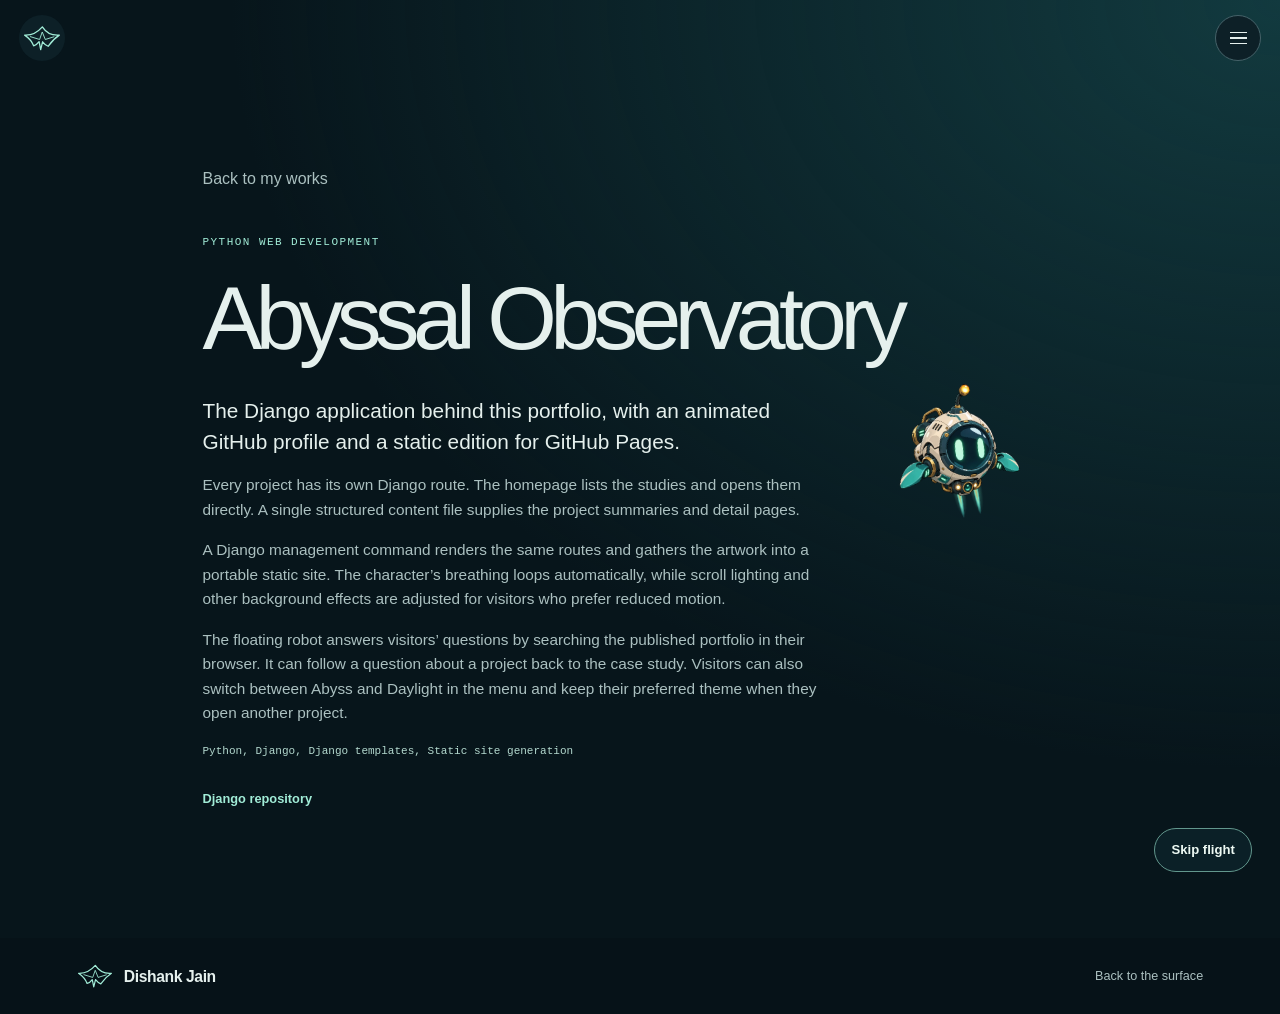
<file: docs/projects/abyssal-portfolio/index.html>
<!doctype html>
<html lang="en">
<head>
  <meta charset="utf-8">
  <meta name="viewport" content="width=device-width, initial-scale=1">
  <meta name="theme-color" content="#07151b">
  <title>Abyssal Observatory — Dishank Jain</title>
  <meta name="description" content="The Django application behind this portfolio, with an animated GitHub profile and a static edition for GitHub Pages.">
  <link rel="icon" type="image/svg+xml" href="../../static/portfolio/assets/manta-mark.svg">
  <script src="../../static/portfolio/navigation.js"></script>
  <link rel="stylesheet" href="../../static/portfolio/site.css?v=section-5">
  
</head>
<body>
  <a class="skip" href="#main">Skip to content</a>
  <header class="site-header scrolled">
    <div class="header-inner">
      <span class="observatory-mark" aria-hidden="true"><svg viewBox="0 0 46 34" fill="none" aria-hidden="true"><path d="M2 13.5C11 14 18.2 9.5 23.4 3.5C28 10.6 35.8 14.2 44 13.5C37.8 17.5 33.8 22.2 30.4 27C27.7 25.9 25.6 24.1 23.7 21.6L21.4 31L19.5 21.5C17.7 24 15.4 25.7 12.9 26.5C11.3 22.2 6.1 16.3 2 13.5Z" stroke="currentColor" stroke-width="1.55" stroke-linejoin="round"/><path d="m8.4 15.2 11.7 3.6 3.2-9.1 3.7 9.1 10.9-3.4" stroke="currentColor" stroke-width="1.1" stroke-linejoin="round"/></svg>
</span>
      <div class="site-menu">
        <button class="menu-toggle" type="button" popovertarget="site-menu-panel"
                aria-label="Menu" aria-controls="site-menu-panel" aria-expanded="false">
          <span class="menu-glyph" aria-hidden="true"><i></i><i></i><i></i></span>
        </button>
        <div class="menu-sheet" id="site-menu-panel" popover="auto">
          <nav class="main-nav" aria-label="Main navigation">
            <a href="../../#top">Home</a>
            <a href="../../#work">My works</a>
            <a href="../../#about">About</a>
            <a href="../../#experience">Experience</a>
            <a href="../../#skills">Skills</a>
            <a href="../../#contact">Contact</a>
            <a href="https://github.com/Dishank25">GitHub</a>
          </nav>
          <fieldset class="theme-picker" hidden>
            <legend>Theme</legend>
            <label><input type="radio" name="appearance" value="abyss" checked> Abyss</label>
            <label><input type="radio" name="appearance" value="daylight"> Daylight</label>
          </fieldset>
        </div>
      </div>
    </div>
  </header>
  
<main id="main" class="study-page">
  <section class="shell" id="top" aria-labelledby="study-title">
    <a class="study-back" href="../../#work">Back to my works</a>
    <span class="chapter">Python web development</span>
    <h1 id="study-title">Abyssal Observatory</h1>
    
<div class="project-detail">
  <p class="case-lead">The Django application behind this portfolio, with an animated GitHub profile and a static edition for GitHub Pages.</p>
  
  <p>Every project has its own Django route. The homepage lists the studies and opens them directly. A single structured content file supplies the project summaries and detail pages.</p><p>A Django management command renders the same routes and gathers the artwork into a portable static site. The character’s breathing loops automatically, while scroll lighting and other background effects are adjusted for visitors who prefer reduced motion.</p><p>The floating robot answers visitors’ questions by searching the published portfolio in their browser. It can follow a question about a project back to the case study. Visitors can also switch between Abyss and Daylight in the menu and keep their preferred theme when they open another project.</p>
  
  <p class="case-tags">Python, Django, Django templates, Static site generation</p>
  <div class="case-links">
    <a href="https://github.com/Dishank25/abyssal-portfolio">Django repository</a>
    
  </div>
</div>

  </section>
</main>

  <footer>
    <div class="shell">
      <a class="brand" href="../../#top">
        <svg viewBox="0 0 46 34" fill="none" aria-hidden="true"><path d="M2 13.5C11 14 18.2 9.5 23.4 3.5C28 10.6 35.8 14.2 44 13.5C37.8 17.5 33.8 22.2 30.4 27C27.7 25.9 25.6 24.1 23.7 21.6L21.4 31L19.5 21.5C17.7 24 15.4 25.7 12.9 26.5C11.3 22.2 6.1 16.3 2 13.5Z" stroke="currentColor" stroke-width="1.55" stroke-linejoin="round"/><path d="m8.4 15.2 11.7 3.6 3.2-9.1 3.7 9.1 10.9-3.4" stroke="currentColor" stroke-width="1.1" stroke-linejoin="round"/></svg>
<span>Dishank Jain</span>
      </a>
      <a class="return" href="#top">Back to the surface</a>
    </div>
  </footer>
  
<link rel="stylesheet" href="../../static/portfolio/assistant.css?v=abby-4">
<div class="guide-dock" data-guide data-state="docked" data-home="../../" data-project="abyssal-portfolio" hidden>
  <button type="button" class="guide-launch" aria-haspopup="dialog" aria-controls="guide-panel" aria-expanded="false" aria-label="Chat with Abby, Dishank’s robo assistant">
    <img class="guide-bot" src="../../static/portfolio/assets/observatory-guide.webp" alt="" width="58" height="58">
    <span class="guide-launch-text" aria-hidden="true">Ask Abby</span>
  </button>
  <section class="guide-panel" id="guide-panel" role="dialog" aria-labelledby="guide-title" hidden>
    <header class="guide-head">
      <img class="guide-emblem" src="../../static/portfolio/assets/observatory-guide.webp" alt="" width="48" height="48">
      <div><h2 id="guide-title">Abby</h2><p>Dishank’s robo assistant</p></div>
      <button class="guide-close" type="button" aria-label="Close chat with Abby"><svg viewBox="0 0 20 20" fill="none" aria-hidden="true"><path d="m5 5 10 10M15 5 5 15" stroke="currentColor" stroke-width="1.6" stroke-linecap="round"/></svg></button>
    </header>
    <div class="guide-scroll" tabindex="0" role="region" aria-label="Conversation">
      <p class="guide-welcome">I can walk you through Abyssal Observatory or help you explore Dishank’s other work.</p>
      <div class="guide-log" role="log" aria-label="Messages" aria-live="polite" aria-relevant="additions"></div>
      <div class="guide-suggestions" role="group" aria-label="Suggested questions">
        <button type="button">How does this project work?</button><button type="button">What tools did it use?</button>
        
      </div>
    </div>
    <form class="guide-compose">
      <label class="guide-sr" for="guide-input">Your question about Dishank</label>
      <input id="guide-input" name="question" type="text" placeholder="Ask about Dishank…" maxlength="650" autocomplete="off" enterkeyhint="send" required>
      <button class="guide-send" type="submit" aria-label="Send question">Send</button>
    </form>
  </section>
</div>

<script defer src="../../static/portfolio/concierge-engine.js?v=abby-4"></script>
<script defer src="../../static/portfolio/chat-ui.js?v=abby-4"></script>

</body>
</html>
</file>
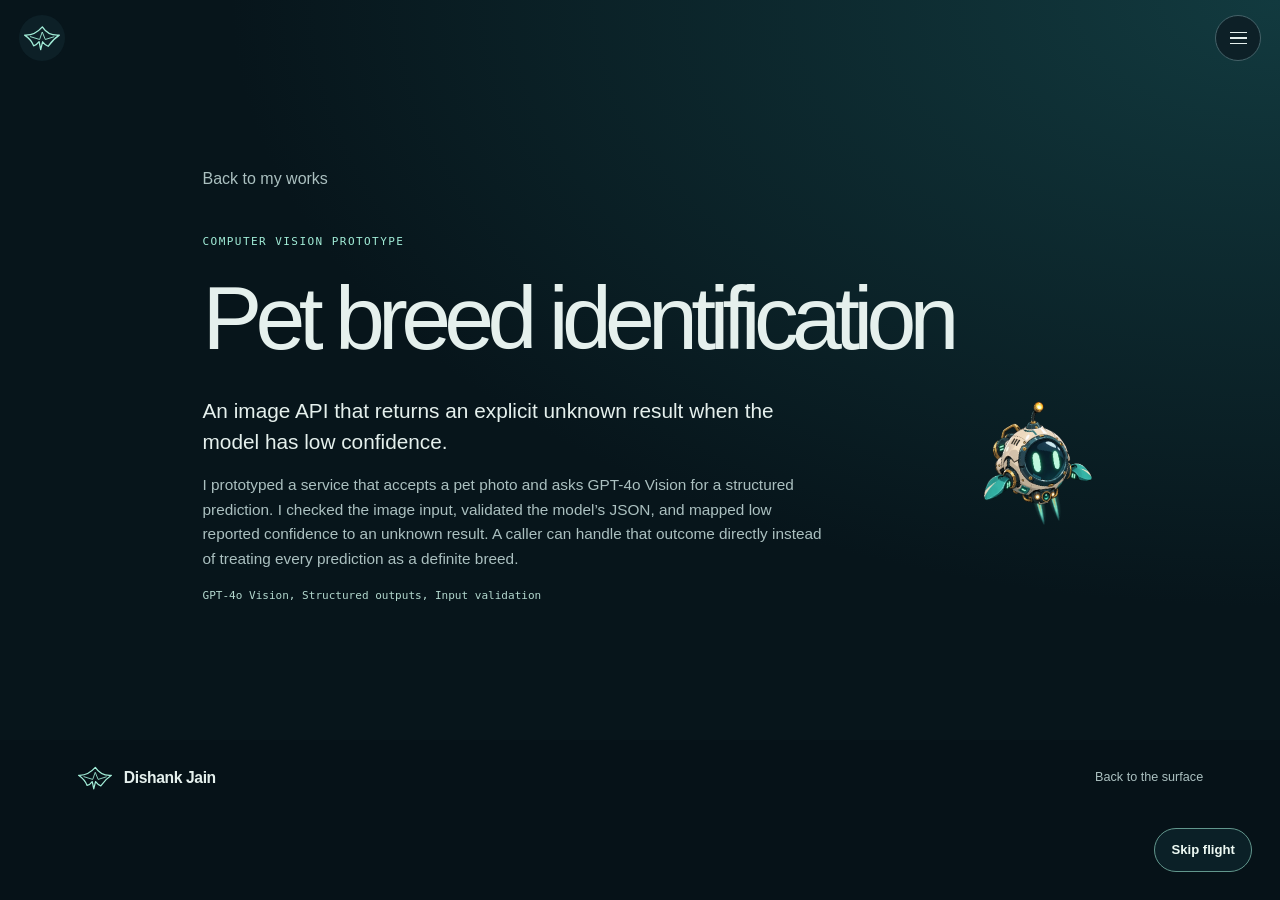
<file: docs/projects/breed-identification/index.html>
<!doctype html>
<html lang="en">
<head>
  <meta charset="utf-8">
  <meta name="viewport" content="width=device-width, initial-scale=1">
  <meta name="theme-color" content="#07151b">
  <title>Pet breed identification — Dishank Jain</title>
  <meta name="description" content="An image API that returns an explicit unknown result when the model has low confidence.">
  <link rel="icon" type="image/svg+xml" href="../../static/portfolio/assets/manta-mark.svg">
  <script src="../../static/portfolio/navigation.js"></script>
  <link rel="stylesheet" href="../../static/portfolio/site.css?v=section-5">
  
</head>
<body>
  <a class="skip" href="#main">Skip to content</a>
  <header class="site-header scrolled">
    <div class="header-inner">
      <span class="observatory-mark" aria-hidden="true"><svg viewBox="0 0 46 34" fill="none" aria-hidden="true"><path d="M2 13.5C11 14 18.2 9.5 23.4 3.5C28 10.6 35.8 14.2 44 13.5C37.8 17.5 33.8 22.2 30.4 27C27.7 25.9 25.6 24.1 23.7 21.6L21.4 31L19.5 21.5C17.7 24 15.4 25.7 12.9 26.5C11.3 22.2 6.1 16.3 2 13.5Z" stroke="currentColor" stroke-width="1.55" stroke-linejoin="round"/><path d="m8.4 15.2 11.7 3.6 3.2-9.1 3.7 9.1 10.9-3.4" stroke="currentColor" stroke-width="1.1" stroke-linejoin="round"/></svg>
</span>
      <div class="site-menu">
        <button class="menu-toggle" type="button" popovertarget="site-menu-panel"
                aria-label="Menu" aria-controls="site-menu-panel" aria-expanded="false">
          <span class="menu-glyph" aria-hidden="true"><i></i><i></i><i></i></span>
        </button>
        <div class="menu-sheet" id="site-menu-panel" popover="auto">
          <nav class="main-nav" aria-label="Main navigation">
            <a href="../../#top">Home</a>
            <a href="../../#work">My works</a>
            <a href="../../#about">About</a>
            <a href="../../#experience">Experience</a>
            <a href="../../#skills">Skills</a>
            <a href="../../#contact">Contact</a>
            <a href="https://github.com/Dishank25">GitHub</a>
          </nav>
          <fieldset class="theme-picker" hidden>
            <legend>Theme</legend>
            <label><input type="radio" name="appearance" value="abyss" checked> Abyss</label>
            <label><input type="radio" name="appearance" value="daylight"> Daylight</label>
          </fieldset>
        </div>
      </div>
    </div>
  </header>
  
<main id="main" class="study-page">
  <section class="shell" id="top" aria-labelledby="study-title">
    <a class="study-back" href="../../#work">Back to my works</a>
    <span class="chapter">Computer vision prototype</span>
    <h1 id="study-title">Pet breed identification</h1>
    
<div class="project-detail">
  <p class="case-lead">An image API that returns an explicit unknown result when the model has low confidence.</p>
  
  <p>I prototyped a service that accepts a pet photo and asks GPT-4o Vision for a structured prediction. I checked the image input, validated the model’s JSON, and mapped low reported confidence to an unknown result. A caller can handle that outcome directly instead of treating every prediction as a definite breed.</p>
  
  <p class="case-tags">GPT-4o Vision, Structured outputs, Input validation</p>
  
</div>

  </section>
</main>

  <footer>
    <div class="shell">
      <a class="brand" href="../../#top">
        <svg viewBox="0 0 46 34" fill="none" aria-hidden="true"><path d="M2 13.5C11 14 18.2 9.5 23.4 3.5C28 10.6 35.8 14.2 44 13.5C37.8 17.5 33.8 22.2 30.4 27C27.7 25.9 25.6 24.1 23.7 21.6L21.4 31L19.5 21.5C17.7 24 15.4 25.7 12.9 26.5C11.3 22.2 6.1 16.3 2 13.5Z" stroke="currentColor" stroke-width="1.55" stroke-linejoin="round"/><path d="m8.4 15.2 11.7 3.6 3.2-9.1 3.7 9.1 10.9-3.4" stroke="currentColor" stroke-width="1.1" stroke-linejoin="round"/></svg>
<span>Dishank Jain</span>
      </a>
      <a class="return" href="#top">Back to the surface</a>
    </div>
  </footer>
  
<link rel="stylesheet" href="../../static/portfolio/assistant.css?v=abby-4">
<div class="guide-dock" data-guide data-state="docked" data-home="../../" data-project="breed-identification" hidden>
  <button type="button" class="guide-launch" aria-haspopup="dialog" aria-controls="guide-panel" aria-expanded="false" aria-label="Chat with Abby, Dishank’s robo assistant">
    <img class="guide-bot" src="../../static/portfolio/assets/observatory-guide.webp" alt="" width="58" height="58">
    <span class="guide-launch-text" aria-hidden="true">Ask Abby</span>
  </button>
  <section class="guide-panel" id="guide-panel" role="dialog" aria-labelledby="guide-title" hidden>
    <header class="guide-head">
      <img class="guide-emblem" src="../../static/portfolio/assets/observatory-guide.webp" alt="" width="48" height="48">
      <div><h2 id="guide-title">Abby</h2><p>Dishank’s robo assistant</p></div>
      <button class="guide-close" type="button" aria-label="Close chat with Abby"><svg viewBox="0 0 20 20" fill="none" aria-hidden="true"><path d="m5 5 10 10M15 5 5 15" stroke="currentColor" stroke-width="1.6" stroke-linecap="round"/></svg></button>
    </header>
    <div class="guide-scroll" tabindex="0" role="region" aria-label="Conversation">
      <p class="guide-welcome">I can walk you through Pet breed identification or help you explore Dishank’s other work.</p>
      <div class="guide-log" role="log" aria-label="Messages" aria-live="polite" aria-relevant="additions"></div>
      <div class="guide-suggestions" role="group" aria-label="Suggested questions">
        <button type="button">How does this project work?</button><button type="button">What tools did it use?</button>
        
      </div>
    </div>
    <form class="guide-compose">
      <label class="guide-sr" for="guide-input">Your question about Dishank</label>
      <input id="guide-input" name="question" type="text" placeholder="Ask about Dishank…" maxlength="650" autocomplete="off" enterkeyhint="send" required>
      <button class="guide-send" type="submit" aria-label="Send question">Send</button>
    </form>
  </section>
</div>

<script defer src="../../static/portfolio/concierge-engine.js?v=abby-4"></script>
<script defer src="../../static/portfolio/chat-ui.js?v=abby-4"></script>

</body>
</html>
</file>
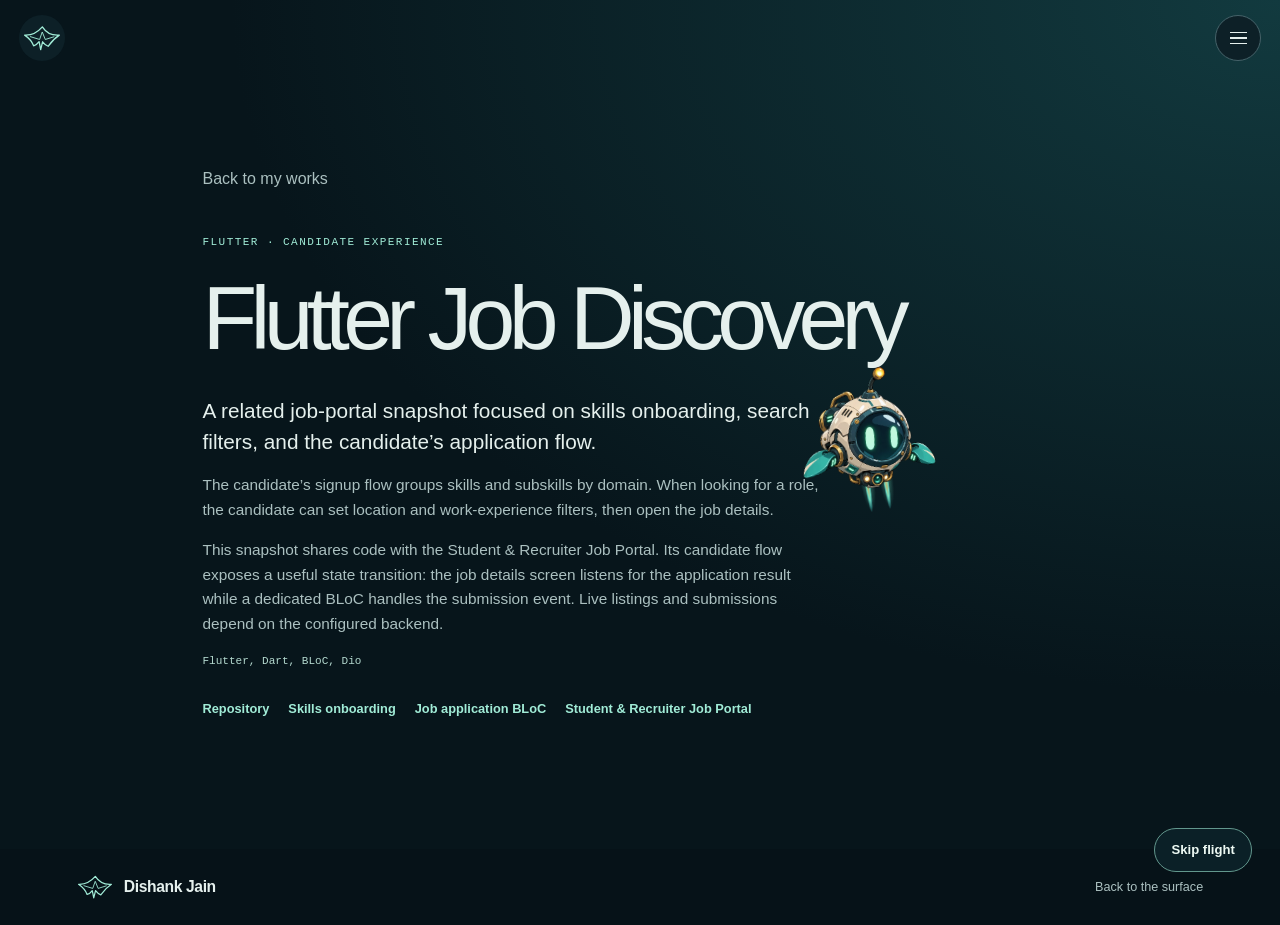
<file: docs/projects/job-discovery/index.html>
<!doctype html>
<html lang="en">
<head>
  <meta charset="utf-8">
  <meta name="viewport" content="width=device-width, initial-scale=1">
  <meta name="theme-color" content="#07151b">
  <title>Flutter Job Discovery — Dishank Jain</title>
  <meta name="description" content="A related job-portal snapshot focused on skills onboarding, search filters, and the candidate’s application flow.">
  <link rel="icon" type="image/svg+xml" href="../../static/portfolio/assets/manta-mark.svg">
  <script src="../../static/portfolio/navigation.js"></script>
  <link rel="stylesheet" href="../../static/portfolio/site.css?v=section-5">
  
</head>
<body>
  <a class="skip" href="#main">Skip to content</a>
  <header class="site-header scrolled">
    <div class="header-inner">
      <span class="observatory-mark" aria-hidden="true"><svg viewBox="0 0 46 34" fill="none" aria-hidden="true"><path d="M2 13.5C11 14 18.2 9.5 23.4 3.5C28 10.6 35.8 14.2 44 13.5C37.8 17.5 33.8 22.2 30.4 27C27.7 25.9 25.6 24.1 23.7 21.6L21.4 31L19.5 21.5C17.7 24 15.4 25.7 12.9 26.5C11.3 22.2 6.1 16.3 2 13.5Z" stroke="currentColor" stroke-width="1.55" stroke-linejoin="round"/><path d="m8.4 15.2 11.7 3.6 3.2-9.1 3.7 9.1 10.9-3.4" stroke="currentColor" stroke-width="1.1" stroke-linejoin="round"/></svg>
</span>
      <div class="site-menu">
        <button class="menu-toggle" type="button" popovertarget="site-menu-panel"
                aria-label="Menu" aria-controls="site-menu-panel" aria-expanded="false">
          <span class="menu-glyph" aria-hidden="true"><i></i><i></i><i></i></span>
        </button>
        <div class="menu-sheet" id="site-menu-panel" popover="auto">
          <nav class="main-nav" aria-label="Main navigation">
            <a href="../../#top">Home</a>
            <a href="../../#work">My works</a>
            <a href="../../#about">About</a>
            <a href="../../#experience">Experience</a>
            <a href="../../#skills">Skills</a>
            <a href="../../#contact">Contact</a>
            <a href="https://github.com/Dishank25">GitHub</a>
          </nav>
          <fieldset class="theme-picker" hidden>
            <legend>Theme</legend>
            <label><input type="radio" name="appearance" value="abyss" checked> Abyss</label>
            <label><input type="radio" name="appearance" value="daylight"> Daylight</label>
          </fieldset>
        </div>
      </div>
    </div>
  </header>
  
<main id="main" class="study-page">
  <section class="shell" id="top" aria-labelledby="study-title">
    <a class="study-back" href="../../#work">Back to my works</a>
    <span class="chapter">Flutter · Candidate experience</span>
    <h1 id="study-title">Flutter Job Discovery</h1>
    
<div class="project-detail">
  <p class="case-lead">A related job-portal snapshot focused on skills onboarding, search filters, and the candidate’s application flow.</p>
  
  <p>The candidate’s signup flow groups skills and subskills by domain. When looking for a role, the candidate can set location and work-experience filters, then open the job details.</p><p>This snapshot shares code with the Student &amp; Recruiter Job Portal. Its candidate flow exposes a useful state transition: the job details screen listens for the application result while a dedicated BLoC handles the submission event. Live listings and submissions depend on the configured backend.</p>
  
  <p class="case-tags">Flutter, Dart, BLoC, Dio</p>
  <div class="case-links">
    <a href="https://github.com/Dishank25/rishabh6363-jobflutter-448f346c9d38">Repository</a><a href="https://github.com/Dishank25/rishabh6363-jobflutter-448f346c9d38/blob/Jobportalmain/lib/views/detailed_signup_student/presentation/views/signup_your_skills_view.dart">Skills onboarding</a><a href="https://github.com/Dishank25/rishabh6363-jobflutter-448f346c9d38/blob/Jobportalmain/lib/views/job_related/presentation/bloc/job_apply_bloc/job_apply_bloc.dart">Job application BLoC</a>
    <a href="../job-portal/">Student &amp; Recruiter Job Portal</a>
  </div>
</div>

  </section>
</main>

  <footer>
    <div class="shell">
      <a class="brand" href="../../#top">
        <svg viewBox="0 0 46 34" fill="none" aria-hidden="true"><path d="M2 13.5C11 14 18.2 9.5 23.4 3.5C28 10.6 35.8 14.2 44 13.5C37.8 17.5 33.8 22.2 30.4 27C27.7 25.9 25.6 24.1 23.7 21.6L21.4 31L19.5 21.5C17.7 24 15.4 25.7 12.9 26.5C11.3 22.2 6.1 16.3 2 13.5Z" stroke="currentColor" stroke-width="1.55" stroke-linejoin="round"/><path d="m8.4 15.2 11.7 3.6 3.2-9.1 3.7 9.1 10.9-3.4" stroke="currentColor" stroke-width="1.1" stroke-linejoin="round"/></svg>
<span>Dishank Jain</span>
      </a>
      <a class="return" href="#top">Back to the surface</a>
    </div>
  </footer>
  
<link rel="stylesheet" href="../../static/portfolio/assistant.css?v=abby-4">
<div class="guide-dock" data-guide data-state="docked" data-home="../../" data-project="job-discovery" hidden>
  <button type="button" class="guide-launch" aria-haspopup="dialog" aria-controls="guide-panel" aria-expanded="false" aria-label="Chat with Abby, Dishank’s robo assistant">
    <img class="guide-bot" src="../../static/portfolio/assets/observatory-guide.webp" alt="" width="58" height="58">
    <span class="guide-launch-text" aria-hidden="true">Ask Abby</span>
  </button>
  <section class="guide-panel" id="guide-panel" role="dialog" aria-labelledby="guide-title" hidden>
    <header class="guide-head">
      <img class="guide-emblem" src="../../static/portfolio/assets/observatory-guide.webp" alt="" width="48" height="48">
      <div><h2 id="guide-title">Abby</h2><p>Dishank’s robo assistant</p></div>
      <button class="guide-close" type="button" aria-label="Close chat with Abby"><svg viewBox="0 0 20 20" fill="none" aria-hidden="true"><path d="m5 5 10 10M15 5 5 15" stroke="currentColor" stroke-width="1.6" stroke-linecap="round"/></svg></button>
    </header>
    <div class="guide-scroll" tabindex="0" role="region" aria-label="Conversation">
      <p class="guide-welcome">I can walk you through Flutter Job Discovery or help you explore Dishank’s other work.</p>
      <div class="guide-log" role="log" aria-label="Messages" aria-live="polite" aria-relevant="additions"></div>
      <div class="guide-suggestions" role="group" aria-label="Suggested questions">
        <button type="button">How does this project work?</button><button type="button">What tools did it use?</button>
        
      </div>
    </div>
    <form class="guide-compose">
      <label class="guide-sr" for="guide-input">Your question about Dishank</label>
      <input id="guide-input" name="question" type="text" placeholder="Ask about Dishank…" maxlength="650" autocomplete="off" enterkeyhint="send" required>
      <button class="guide-send" type="submit" aria-label="Send question">Send</button>
    </form>
  </section>
</div>

<script defer src="../../static/portfolio/concierge-engine.js?v=abby-4"></script>
<script defer src="../../static/portfolio/chat-ui.js?v=abby-4"></script>

</body>
</html>
</file>
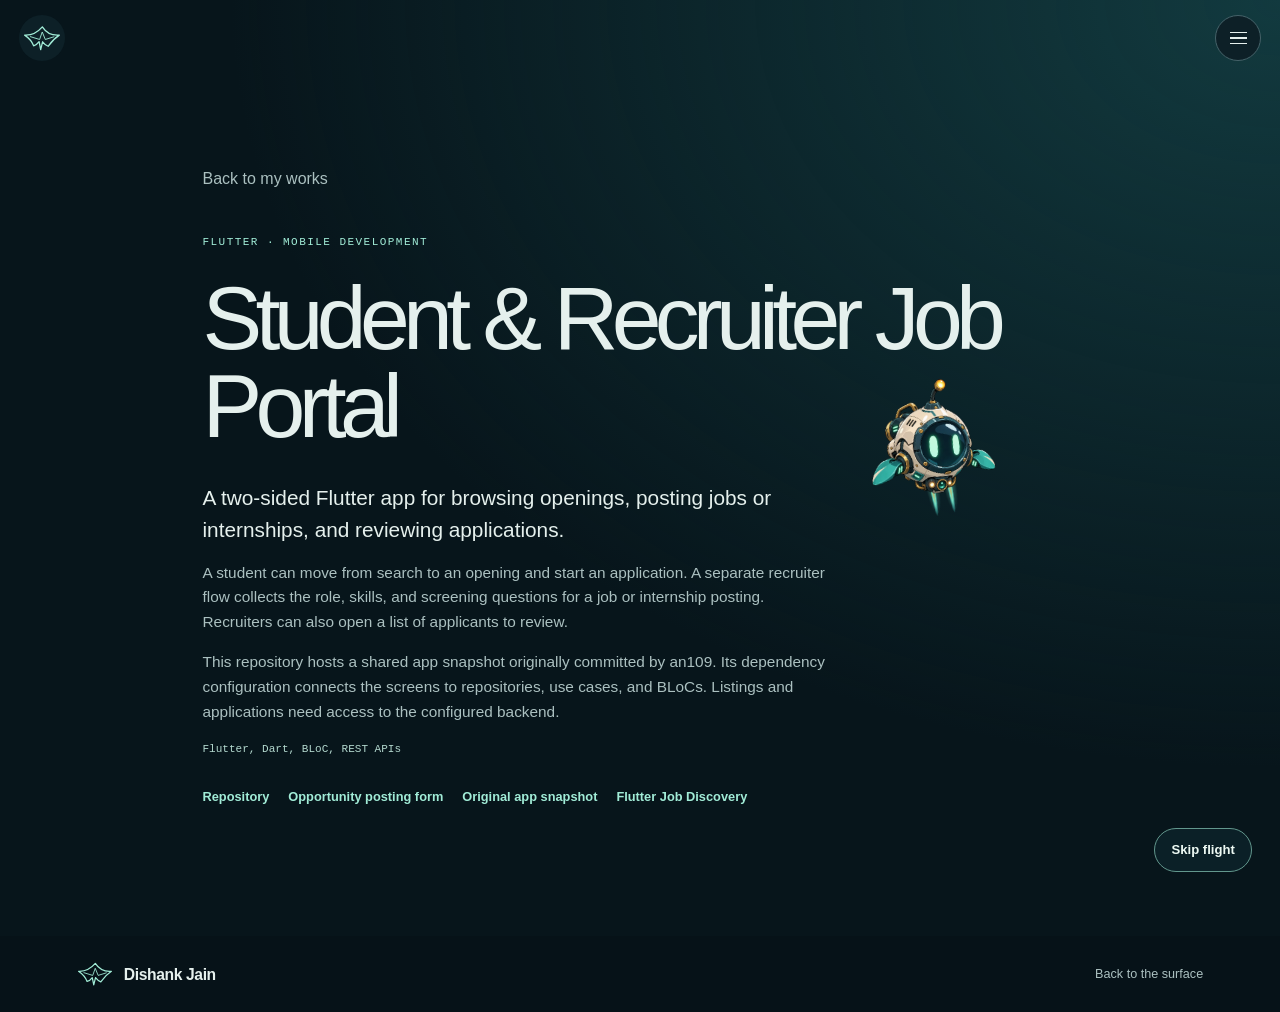
<file: docs/projects/job-portal/index.html>
<!doctype html>
<html lang="en">
<head>
  <meta charset="utf-8">
  <meta name="viewport" content="width=device-width, initial-scale=1">
  <meta name="theme-color" content="#07151b">
  <title>Student &amp; Recruiter Job Portal — Dishank Jain</title>
  <meta name="description" content="A two-sided Flutter app for browsing openings, posting jobs or internships, and reviewing applications.">
  <link rel="icon" type="image/svg+xml" href="../../static/portfolio/assets/manta-mark.svg">
  <script src="../../static/portfolio/navigation.js"></script>
  <link rel="stylesheet" href="../../static/portfolio/site.css?v=section-5">
  
</head>
<body>
  <a class="skip" href="#main">Skip to content</a>
  <header class="site-header scrolled">
    <div class="header-inner">
      <span class="observatory-mark" aria-hidden="true"><svg viewBox="0 0 46 34" fill="none" aria-hidden="true"><path d="M2 13.5C11 14 18.2 9.5 23.4 3.5C28 10.6 35.8 14.2 44 13.5C37.8 17.5 33.8 22.2 30.4 27C27.7 25.9 25.6 24.1 23.7 21.6L21.4 31L19.5 21.5C17.7 24 15.4 25.7 12.9 26.5C11.3 22.2 6.1 16.3 2 13.5Z" stroke="currentColor" stroke-width="1.55" stroke-linejoin="round"/><path d="m8.4 15.2 11.7 3.6 3.2-9.1 3.7 9.1 10.9-3.4" stroke="currentColor" stroke-width="1.1" stroke-linejoin="round"/></svg>
</span>
      <div class="site-menu">
        <button class="menu-toggle" type="button" popovertarget="site-menu-panel"
                aria-label="Menu" aria-controls="site-menu-panel" aria-expanded="false">
          <span class="menu-glyph" aria-hidden="true"><i></i><i></i><i></i></span>
        </button>
        <div class="menu-sheet" id="site-menu-panel" popover="auto">
          <nav class="main-nav" aria-label="Main navigation">
            <a href="../../#top">Home</a>
            <a href="../../#work">My works</a>
            <a href="../../#about">About</a>
            <a href="../../#experience">Experience</a>
            <a href="../../#skills">Skills</a>
            <a href="../../#contact">Contact</a>
            <a href="https://github.com/Dishank25">GitHub</a>
          </nav>
          <fieldset class="theme-picker" hidden>
            <legend>Theme</legend>
            <label><input type="radio" name="appearance" value="abyss" checked> Abyss</label>
            <label><input type="radio" name="appearance" value="daylight"> Daylight</label>
          </fieldset>
        </div>
      </div>
    </div>
  </header>
  
<main id="main" class="study-page">
  <section class="shell" id="top" aria-labelledby="study-title">
    <a class="study-back" href="../../#work">Back to my works</a>
    <span class="chapter">Flutter · Mobile development</span>
    <h1 id="study-title">Student &amp; Recruiter Job Portal</h1>
    
<div class="project-detail">
  <p class="case-lead">A two-sided Flutter app for browsing openings, posting jobs or internships, and reviewing applications.</p>
  
  <p>A student can move from search to an opening and start an application. A separate recruiter flow collects the role, skills, and screening questions for a job or internship posting. Recruiters can also open a list of applicants to review.</p><p>This repository hosts a shared app snapshot originally committed by an109. Its dependency configuration connects the screens to repositories, use cases, and BLoCs. Listings and applications need access to the configured backend.</p>
  
  <p class="case-tags">Flutter, Dart, BLoC, REST APIs</p>
  <div class="case-links">
    <a href="https://github.com/Dishank25/Job-Portal">Repository</a><a href="https://github.com/Dishank25/Job-Portal/blob/main/lib/views/post_opportunities/presentation/views/post_opportunity_screen.dart">Opportunity posting form</a><a href="https://github.com/Dishank25/Job-Portal/commit/d0c63d5458af34687316fe92be18caa91d13bb0b">Original app snapshot</a>
    <a href="../job-discovery/">Flutter Job Discovery</a>
  </div>
</div>

  </section>
</main>

  <footer>
    <div class="shell">
      <a class="brand" href="../../#top">
        <svg viewBox="0 0 46 34" fill="none" aria-hidden="true"><path d="M2 13.5C11 14 18.2 9.5 23.4 3.5C28 10.6 35.8 14.2 44 13.5C37.8 17.5 33.8 22.2 30.4 27C27.7 25.9 25.6 24.1 23.7 21.6L21.4 31L19.5 21.5C17.7 24 15.4 25.7 12.9 26.5C11.3 22.2 6.1 16.3 2 13.5Z" stroke="currentColor" stroke-width="1.55" stroke-linejoin="round"/><path d="m8.4 15.2 11.7 3.6 3.2-9.1 3.7 9.1 10.9-3.4" stroke="currentColor" stroke-width="1.1" stroke-linejoin="round"/></svg>
<span>Dishank Jain</span>
      </a>
      <a class="return" href="#top">Back to the surface</a>
    </div>
  </footer>
  
<link rel="stylesheet" href="../../static/portfolio/assistant.css?v=abby-4">
<div class="guide-dock" data-guide data-state="docked" data-home="../../" data-project="job-portal" hidden>
  <button type="button" class="guide-launch" aria-haspopup="dialog" aria-controls="guide-panel" aria-expanded="false" aria-label="Chat with Abby, Dishank’s robo assistant">
    <img class="guide-bot" src="../../static/portfolio/assets/observatory-guide.webp" alt="" width="58" height="58">
    <span class="guide-launch-text" aria-hidden="true">Ask Abby</span>
  </button>
  <section class="guide-panel" id="guide-panel" role="dialog" aria-labelledby="guide-title" hidden>
    <header class="guide-head">
      <img class="guide-emblem" src="../../static/portfolio/assets/observatory-guide.webp" alt="" width="48" height="48">
      <div><h2 id="guide-title">Abby</h2><p>Dishank’s robo assistant</p></div>
      <button class="guide-close" type="button" aria-label="Close chat with Abby"><svg viewBox="0 0 20 20" fill="none" aria-hidden="true"><path d="m5 5 10 10M15 5 5 15" stroke="currentColor" stroke-width="1.6" stroke-linecap="round"/></svg></button>
    </header>
    <div class="guide-scroll" tabindex="0" role="region" aria-label="Conversation">
      <p class="guide-welcome">I can walk you through Student &amp; Recruiter Job Portal or help you explore Dishank’s other work.</p>
      <div class="guide-log" role="log" aria-label="Messages" aria-live="polite" aria-relevant="additions"></div>
      <div class="guide-suggestions" role="group" aria-label="Suggested questions">
        <button type="button">How does this project work?</button><button type="button">What tools did it use?</button>
        
      </div>
    </div>
    <form class="guide-compose">
      <label class="guide-sr" for="guide-input">Your question about Dishank</label>
      <input id="guide-input" name="question" type="text" placeholder="Ask about Dishank…" maxlength="650" autocomplete="off" enterkeyhint="send" required>
      <button class="guide-send" type="submit" aria-label="Send question">Send</button>
    </form>
  </section>
</div>

<script defer src="../../static/portfolio/concierge-engine.js?v=abby-4"></script>
<script defer src="../../static/portfolio/chat-ui.js?v=abby-4"></script>

</body>
</html>
</file>
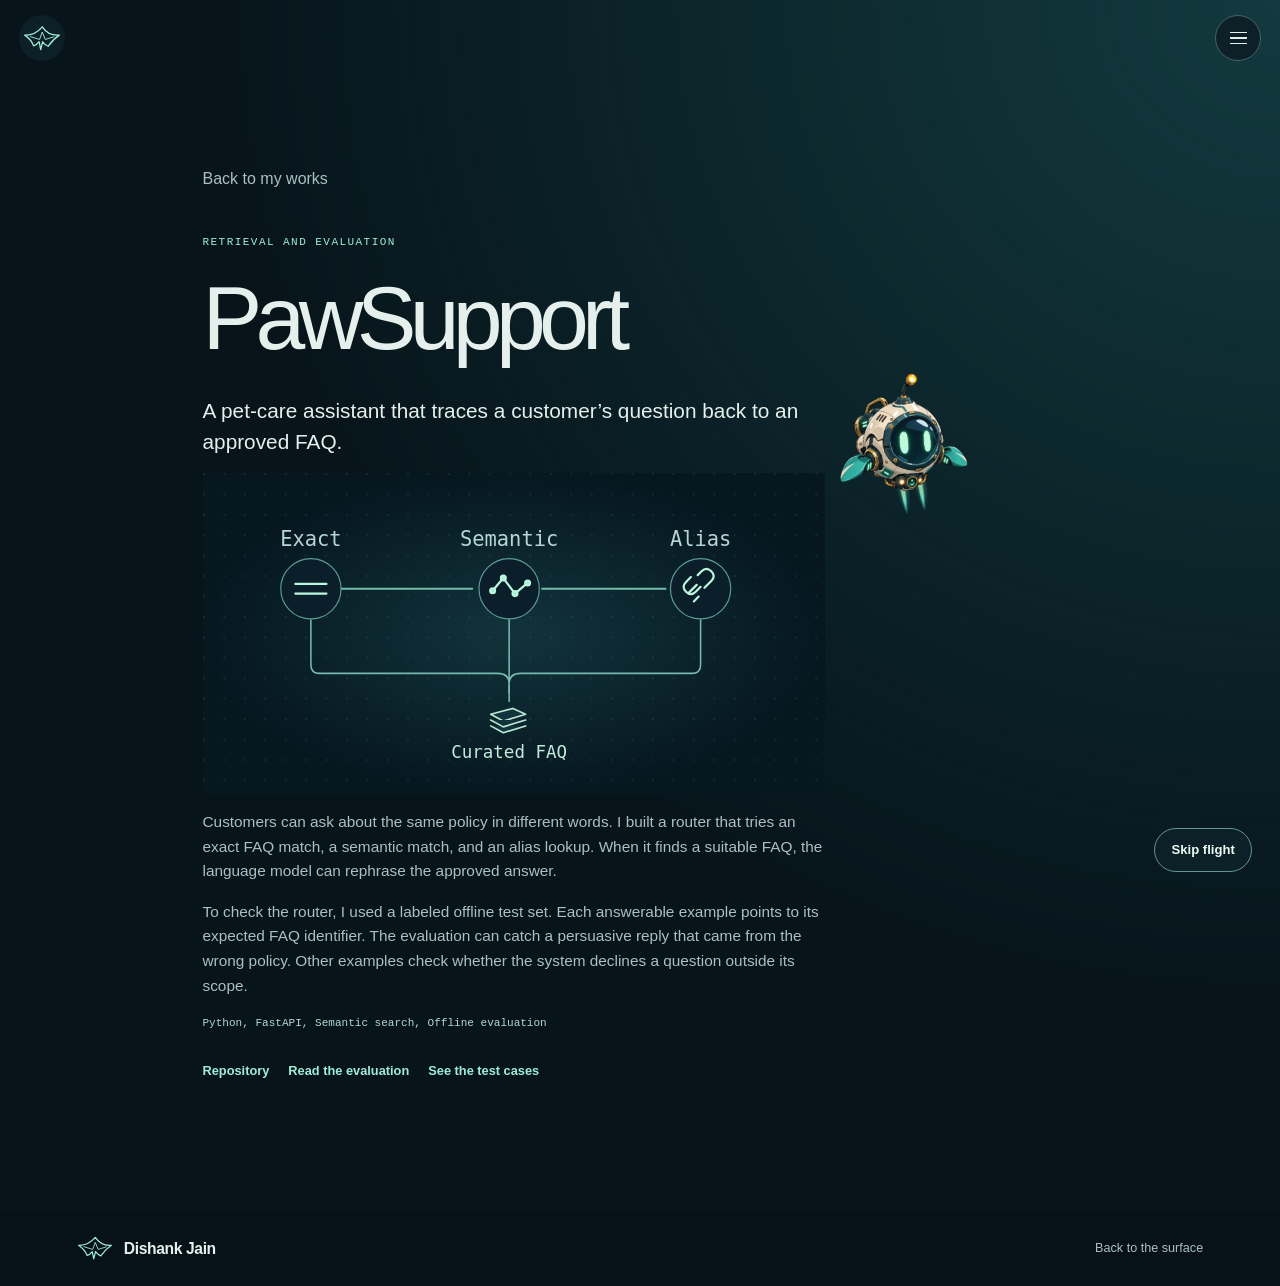
<file: docs/projects/pawsupport/index.html>
<!doctype html>
<html lang="en">
<head>
  <meta charset="utf-8">
  <meta name="viewport" content="width=device-width, initial-scale=1">
  <meta name="theme-color" content="#07151b">
  <title>PawSupport — Dishank Jain</title>
  <meta name="description" content="A pet-care assistant that traces a customer’s question back to an approved FAQ.">
  <link rel="icon" type="image/svg+xml" href="../../static/portfolio/assets/manta-mark.svg">
  <script src="../../static/portfolio/navigation.js"></script>
  <link rel="stylesheet" href="../../static/portfolio/site.css?v=section-5">
  
</head>
<body>
  <a class="skip" href="#main">Skip to content</a>
  <header class="site-header scrolled">
    <div class="header-inner">
      <span class="observatory-mark" aria-hidden="true"><svg viewBox="0 0 46 34" fill="none" aria-hidden="true"><path d="M2 13.5C11 14 18.2 9.5 23.4 3.5C28 10.6 35.8 14.2 44 13.5C37.8 17.5 33.8 22.2 30.4 27C27.7 25.9 25.6 24.1 23.7 21.6L21.4 31L19.5 21.5C17.7 24 15.4 25.7 12.9 26.5C11.3 22.2 6.1 16.3 2 13.5Z" stroke="currentColor" stroke-width="1.55" stroke-linejoin="round"/><path d="m8.4 15.2 11.7 3.6 3.2-9.1 3.7 9.1 10.9-3.4" stroke="currentColor" stroke-width="1.1" stroke-linejoin="round"/></svg>
</span>
      <div class="site-menu">
        <button class="menu-toggle" type="button" popovertarget="site-menu-panel"
                aria-label="Menu" aria-controls="site-menu-panel" aria-expanded="false">
          <span class="menu-glyph" aria-hidden="true"><i></i><i></i><i></i></span>
        </button>
        <div class="menu-sheet" id="site-menu-panel" popover="auto">
          <nav class="main-nav" aria-label="Main navigation">
            <a href="../../#top">Home</a>
            <a href="../../#work">My works</a>
            <a href="../../#about">About</a>
            <a href="../../#experience">Experience</a>
            <a href="../../#skills">Skills</a>
            <a href="../../#contact">Contact</a>
            <a href="https://github.com/Dishank25">GitHub</a>
          </nav>
          <fieldset class="theme-picker" hidden>
            <legend>Theme</legend>
            <label><input type="radio" name="appearance" value="abyss" checked> Abyss</label>
            <label><input type="radio" name="appearance" value="daylight"> Daylight</label>
          </fieldset>
        </div>
      </div>
    </div>
  </header>
  
<main id="main" class="study-page">
  <section class="shell" id="top" aria-labelledby="study-title">
    <a class="study-back" href="../../#work">Back to my works</a>
    <span class="chapter">Retrieval and evaluation</span>
    <h1 id="study-title">PawSupport</h1>
    
<div class="project-detail">
  <p class="case-lead">A pet-care assistant that traces a customer’s question back to an approved FAQ.</p>
  
    <img class="case-diagram" src="../../static/portfolio/assets/faq-routing.svg" alt="" loading="lazy" width="640" height="330">
  
  <p>Customers can ask about the same policy in different words. I built a router that tries an exact FAQ match, a semantic match, and an alias lookup. When it finds a suitable FAQ, the language model can rephrase the approved answer.</p><p>To check the router, I used a labeled offline test set. Each answerable example points to its expected FAQ identifier. The evaluation can catch a persuasive reply that came from the wrong policy. Other examples check whether the system declines a question outside its scope.</p>
  
  <p class="case-tags">Python, FastAPI, Semantic search, Offline evaluation</p>
  <div class="case-links">
    <a href="https://github.com/Dishank25/ZiglyPawSupport">Repository</a><a href="https://github.com/Dishank25/ZiglyPawSupport/blob/main/evaluation/run_evaluation.py">Read the evaluation</a><a href="https://github.com/Dishank25/ZiglyPawSupport/blob/main/evaluation/test_cases_v1_strict.json">See the test cases</a>
    
  </div>
</div>

  </section>
</main>

  <footer>
    <div class="shell">
      <a class="brand" href="../../#top">
        <svg viewBox="0 0 46 34" fill="none" aria-hidden="true"><path d="M2 13.5C11 14 18.2 9.5 23.4 3.5C28 10.6 35.8 14.2 44 13.5C37.8 17.5 33.8 22.2 30.4 27C27.7 25.9 25.6 24.1 23.7 21.6L21.4 31L19.5 21.5C17.7 24 15.4 25.7 12.9 26.5C11.3 22.2 6.1 16.3 2 13.5Z" stroke="currentColor" stroke-width="1.55" stroke-linejoin="round"/><path d="m8.4 15.2 11.7 3.6 3.2-9.1 3.7 9.1 10.9-3.4" stroke="currentColor" stroke-width="1.1" stroke-linejoin="round"/></svg>
<span>Dishank Jain</span>
      </a>
      <a class="return" href="#top">Back to the surface</a>
    </div>
  </footer>
  
<link rel="stylesheet" href="../../static/portfolio/assistant.css?v=abby-4">
<div class="guide-dock" data-guide data-state="docked" data-home="../../" data-project="pawsupport" hidden>
  <button type="button" class="guide-launch" aria-haspopup="dialog" aria-controls="guide-panel" aria-expanded="false" aria-label="Chat with Abby, Dishank’s robo assistant">
    <img class="guide-bot" src="../../static/portfolio/assets/observatory-guide.webp" alt="" width="58" height="58">
    <span class="guide-launch-text" aria-hidden="true">Ask Abby</span>
  </button>
  <section class="guide-panel" id="guide-panel" role="dialog" aria-labelledby="guide-title" hidden>
    <header class="guide-head">
      <img class="guide-emblem" src="../../static/portfolio/assets/observatory-guide.webp" alt="" width="48" height="48">
      <div><h2 id="guide-title">Abby</h2><p>Dishank’s robo assistant</p></div>
      <button class="guide-close" type="button" aria-label="Close chat with Abby"><svg viewBox="0 0 20 20" fill="none" aria-hidden="true"><path d="m5 5 10 10M15 5 5 15" stroke="currentColor" stroke-width="1.6" stroke-linecap="round"/></svg></button>
    </header>
    <div class="guide-scroll" tabindex="0" role="region" aria-label="Conversation">
      <p class="guide-welcome">I can walk you through PawSupport or help you explore Dishank’s other work.</p>
      <div class="guide-log" role="log" aria-label="Messages" aria-live="polite" aria-relevant="additions"></div>
      <div class="guide-suggestions" role="group" aria-label="Suggested questions">
        <button type="button">How does this project work?</button><button type="button">What tools did it use?</button>
        
      </div>
    </div>
    <form class="guide-compose">
      <label class="guide-sr" for="guide-input">Your question about Dishank</label>
      <input id="guide-input" name="question" type="text" placeholder="Ask about Dishank…" maxlength="650" autocomplete="off" enterkeyhint="send" required>
      <button class="guide-send" type="submit" aria-label="Send question">Send</button>
    </form>
  </section>
</div>

<script defer src="../../static/portfolio/concierge-engine.js?v=abby-4"></script>
<script defer src="../../static/portfolio/chat-ui.js?v=abby-4"></script>

</body>
</html>
</file>
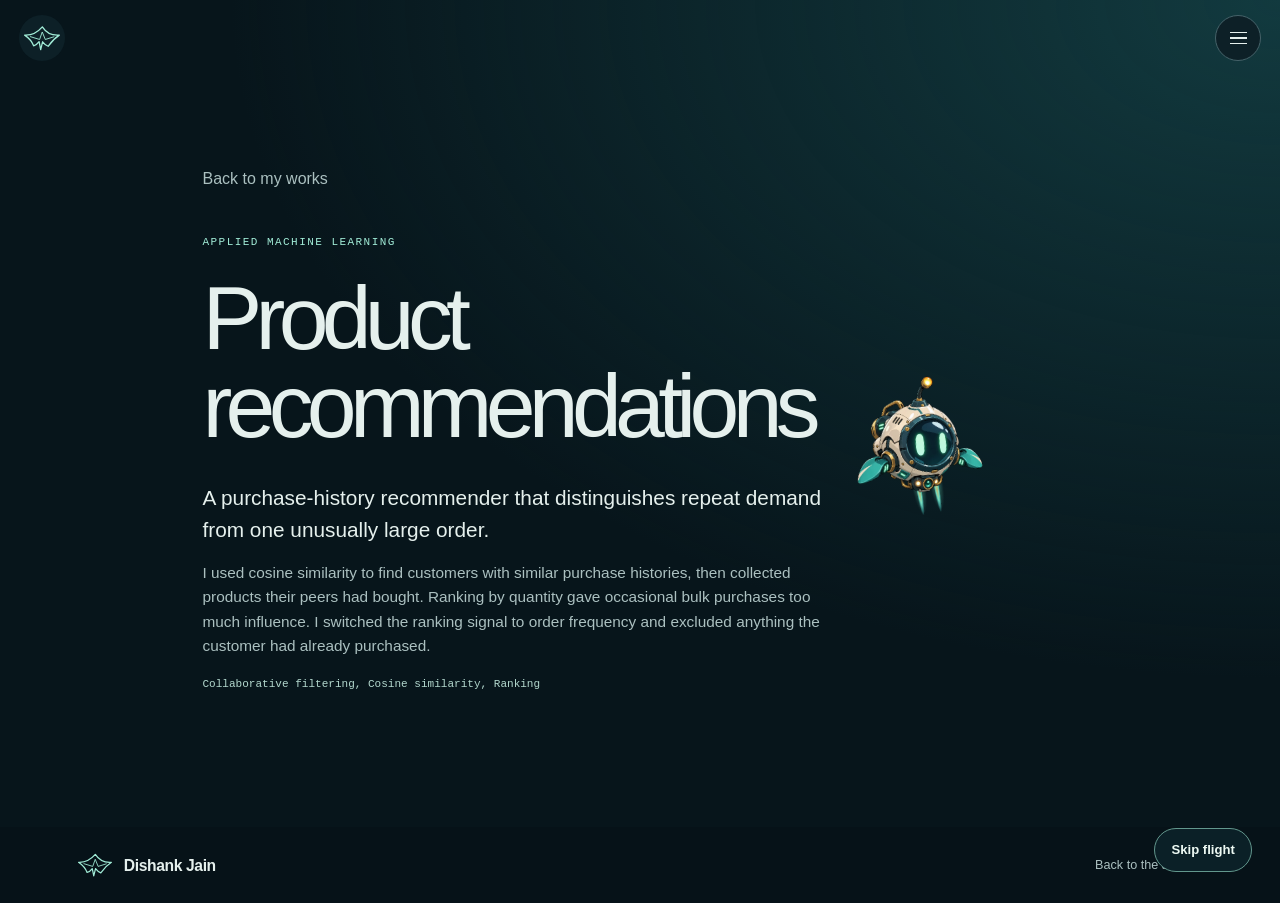
<file: docs/projects/recommendations/index.html>
<!doctype html>
<html lang="en">
<head>
  <meta charset="utf-8">
  <meta name="viewport" content="width=device-width, initial-scale=1">
  <meta name="theme-color" content="#07151b">
  <title>Product recommendations — Dishank Jain</title>
  <meta name="description" content="A purchase-history recommender that distinguishes repeat demand from one unusually large order.">
  <link rel="icon" type="image/svg+xml" href="../../static/portfolio/assets/manta-mark.svg">
  <script src="../../static/portfolio/navigation.js"></script>
  <link rel="stylesheet" href="../../static/portfolio/site.css?v=section-5">
  
</head>
<body>
  <a class="skip" href="#main">Skip to content</a>
  <header class="site-header scrolled">
    <div class="header-inner">
      <span class="observatory-mark" aria-hidden="true"><svg viewBox="0 0 46 34" fill="none" aria-hidden="true"><path d="M2 13.5C11 14 18.2 9.5 23.4 3.5C28 10.6 35.8 14.2 44 13.5C37.8 17.5 33.8 22.2 30.4 27C27.7 25.9 25.6 24.1 23.7 21.6L21.4 31L19.5 21.5C17.7 24 15.4 25.7 12.9 26.5C11.3 22.2 6.1 16.3 2 13.5Z" stroke="currentColor" stroke-width="1.55" stroke-linejoin="round"/><path d="m8.4 15.2 11.7 3.6 3.2-9.1 3.7 9.1 10.9-3.4" stroke="currentColor" stroke-width="1.1" stroke-linejoin="round"/></svg>
</span>
      <div class="site-menu">
        <button class="menu-toggle" type="button" popovertarget="site-menu-panel"
                aria-label="Menu" aria-controls="site-menu-panel" aria-expanded="false">
          <span class="menu-glyph" aria-hidden="true"><i></i><i></i><i></i></span>
        </button>
        <div class="menu-sheet" id="site-menu-panel" popover="auto">
          <nav class="main-nav" aria-label="Main navigation">
            <a href="../../#top">Home</a>
            <a href="../../#work">My works</a>
            <a href="../../#about">About</a>
            <a href="../../#experience">Experience</a>
            <a href="../../#skills">Skills</a>
            <a href="../../#contact">Contact</a>
            <a href="https://github.com/Dishank25">GitHub</a>
          </nav>
          <fieldset class="theme-picker" hidden>
            <legend>Theme</legend>
            <label><input type="radio" name="appearance" value="abyss" checked> Abyss</label>
            <label><input type="radio" name="appearance" value="daylight"> Daylight</label>
          </fieldset>
        </div>
      </div>
    </div>
  </header>
  
<main id="main" class="study-page">
  <section class="shell" id="top" aria-labelledby="study-title">
    <a class="study-back" href="../../#work">Back to my works</a>
    <span class="chapter">Applied machine learning</span>
    <h1 id="study-title">Product recommendations</h1>
    
<div class="project-detail">
  <p class="case-lead">A purchase-history recommender that distinguishes repeat demand from one unusually large order.</p>
  
  <p>I used cosine similarity to find customers with similar purchase histories, then collected products their peers had bought. Ranking by quantity gave occasional bulk purchases too much influence. I switched the ranking signal to order frequency and excluded anything the customer had already purchased.</p>
  
  <p class="case-tags">Collaborative filtering, Cosine similarity, Ranking</p>
  
</div>

  </section>
</main>

  <footer>
    <div class="shell">
      <a class="brand" href="../../#top">
        <svg viewBox="0 0 46 34" fill="none" aria-hidden="true"><path d="M2 13.5C11 14 18.2 9.5 23.4 3.5C28 10.6 35.8 14.2 44 13.5C37.8 17.5 33.8 22.2 30.4 27C27.7 25.9 25.6 24.1 23.7 21.6L21.4 31L19.5 21.5C17.7 24 15.4 25.7 12.9 26.5C11.3 22.2 6.1 16.3 2 13.5Z" stroke="currentColor" stroke-width="1.55" stroke-linejoin="round"/><path d="m8.4 15.2 11.7 3.6 3.2-9.1 3.7 9.1 10.9-3.4" stroke="currentColor" stroke-width="1.1" stroke-linejoin="round"/></svg>
<span>Dishank Jain</span>
      </a>
      <a class="return" href="#top">Back to the surface</a>
    </div>
  </footer>
  
<link rel="stylesheet" href="../../static/portfolio/assistant.css?v=abby-4">
<div class="guide-dock" data-guide data-state="docked" data-home="../../" data-project="recommendations" hidden>
  <button type="button" class="guide-launch" aria-haspopup="dialog" aria-controls="guide-panel" aria-expanded="false" aria-label="Chat with Abby, Dishank’s robo assistant">
    <img class="guide-bot" src="../../static/portfolio/assets/observatory-guide.webp" alt="" width="58" height="58">
    <span class="guide-launch-text" aria-hidden="true">Ask Abby</span>
  </button>
  <section class="guide-panel" id="guide-panel" role="dialog" aria-labelledby="guide-title" hidden>
    <header class="guide-head">
      <img class="guide-emblem" src="../../static/portfolio/assets/observatory-guide.webp" alt="" width="48" height="48">
      <div><h2 id="guide-title">Abby</h2><p>Dishank’s robo assistant</p></div>
      <button class="guide-close" type="button" aria-label="Close chat with Abby"><svg viewBox="0 0 20 20" fill="none" aria-hidden="true"><path d="m5 5 10 10M15 5 5 15" stroke="currentColor" stroke-width="1.6" stroke-linecap="round"/></svg></button>
    </header>
    <div class="guide-scroll" tabindex="0" role="region" aria-label="Conversation">
      <p class="guide-welcome">I can walk you through Product recommendations or help you explore Dishank’s other work.</p>
      <div class="guide-log" role="log" aria-label="Messages" aria-live="polite" aria-relevant="additions"></div>
      <div class="guide-suggestions" role="group" aria-label="Suggested questions">
        <button type="button">How does this project work?</button><button type="button">What tools did it use?</button>
        
      </div>
    </div>
    <form class="guide-compose">
      <label class="guide-sr" for="guide-input">Your question about Dishank</label>
      <input id="guide-input" name="question" type="text" placeholder="Ask about Dishank…" maxlength="650" autocomplete="off" enterkeyhint="send" required>
      <button class="guide-send" type="submit" aria-label="Send question">Send</button>
    </form>
  </section>
</div>

<script defer src="../../static/portfolio/concierge-engine.js?v=abby-4"></script>
<script defer src="../../static/portfolio/chat-ui.js?v=abby-4"></script>

</body>
</html>
</file>
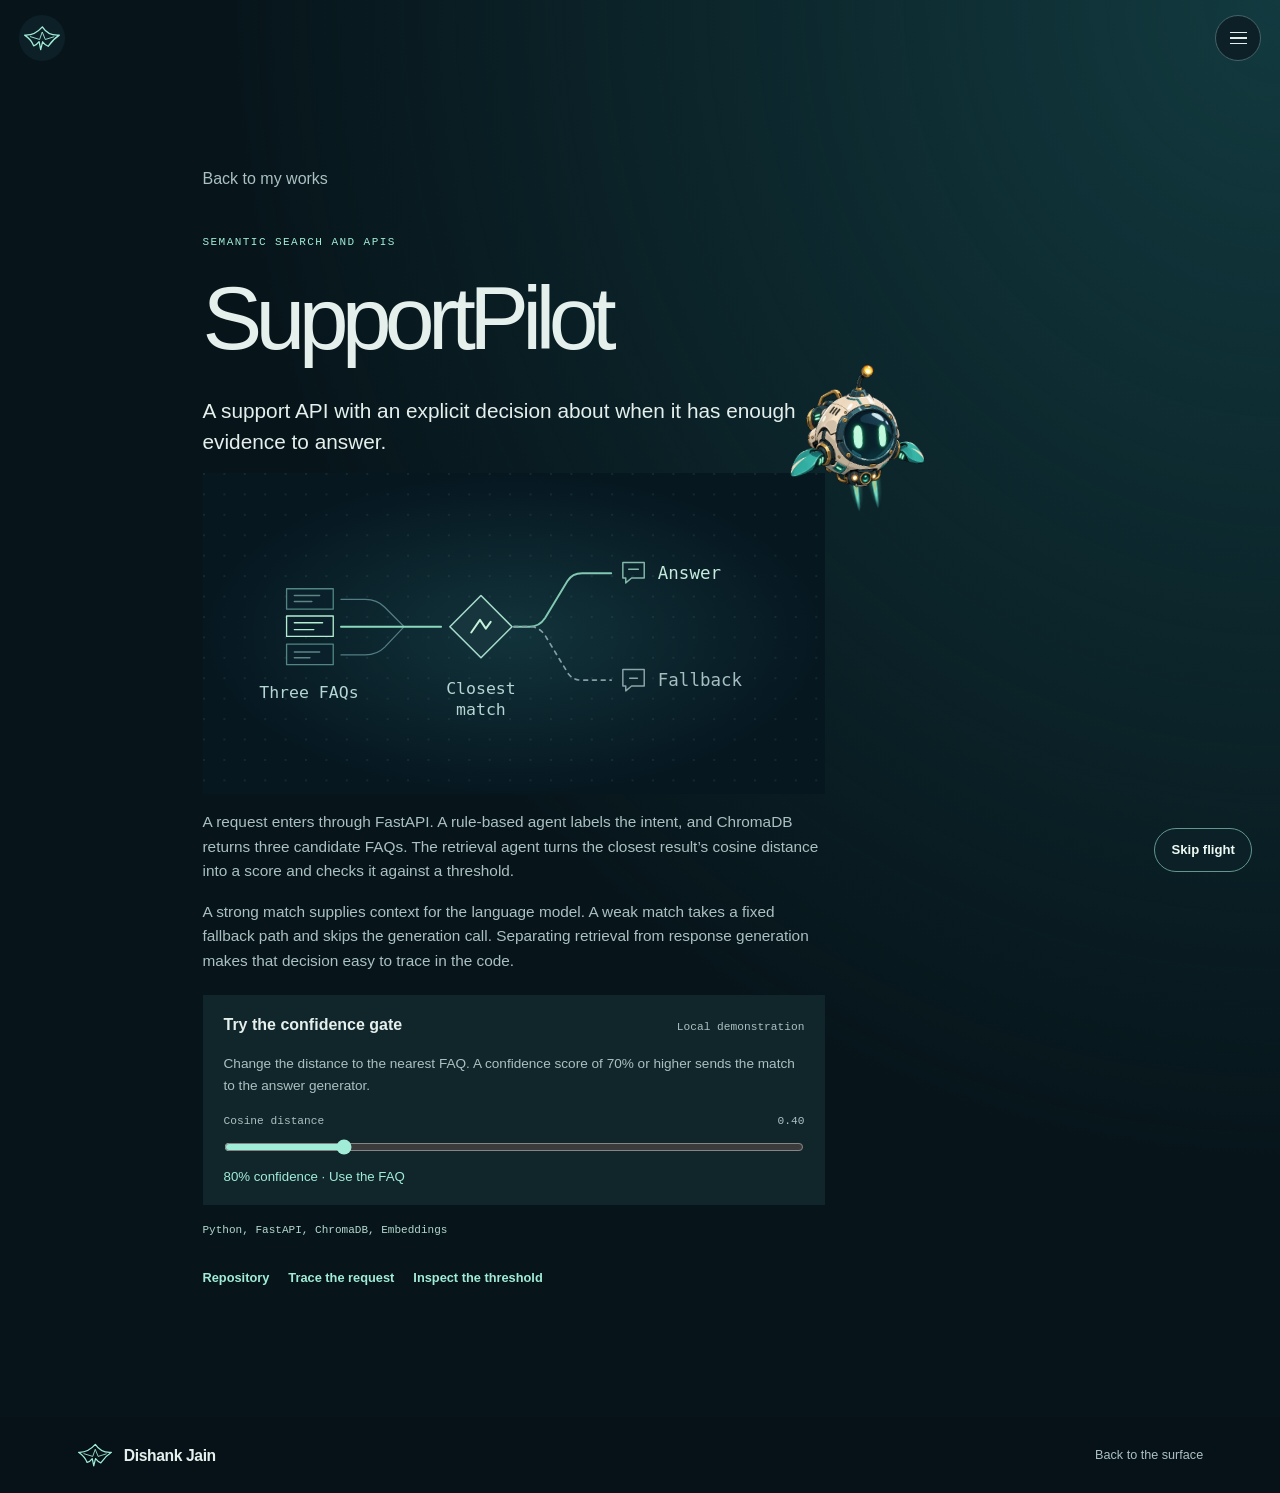
<file: docs/projects/supportpilot/index.html>
<!doctype html>
<html lang="en">
<head>
  <meta charset="utf-8">
  <meta name="viewport" content="width=device-width, initial-scale=1">
  <meta name="theme-color" content="#07151b">
  <title>SupportPilot — Dishank Jain</title>
  <meta name="description" content="A support API with an explicit decision about when it has enough evidence to answer.">
  <link rel="icon" type="image/svg+xml" href="../../static/portfolio/assets/manta-mark.svg">
  <script src="../../static/portfolio/navigation.js"></script>
  <link rel="stylesheet" href="../../static/portfolio/site.css?v=section-5">
  <script defer src="../../static/portfolio/confidence.js"></script>
</head>
<body>
  <a class="skip" href="#main">Skip to content</a>
  <header class="site-header scrolled">
    <div class="header-inner">
      <span class="observatory-mark" aria-hidden="true"><svg viewBox="0 0 46 34" fill="none" aria-hidden="true"><path d="M2 13.5C11 14 18.2 9.5 23.4 3.5C28 10.6 35.8 14.2 44 13.5C37.8 17.5 33.8 22.2 30.4 27C27.7 25.9 25.6 24.1 23.7 21.6L21.4 31L19.5 21.5C17.7 24 15.4 25.7 12.9 26.5C11.3 22.2 6.1 16.3 2 13.5Z" stroke="currentColor" stroke-width="1.55" stroke-linejoin="round"/><path d="m8.4 15.2 11.7 3.6 3.2-9.1 3.7 9.1 10.9-3.4" stroke="currentColor" stroke-width="1.1" stroke-linejoin="round"/></svg>
</span>
      <div class="site-menu">
        <button class="menu-toggle" type="button" popovertarget="site-menu-panel"
                aria-label="Menu" aria-controls="site-menu-panel" aria-expanded="false">
          <span class="menu-glyph" aria-hidden="true"><i></i><i></i><i></i></span>
        </button>
        <div class="menu-sheet" id="site-menu-panel" popover="auto">
          <nav class="main-nav" aria-label="Main navigation">
            <a href="../../#top">Home</a>
            <a href="../../#work">My works</a>
            <a href="../../#about">About</a>
            <a href="../../#experience">Experience</a>
            <a href="../../#skills">Skills</a>
            <a href="../../#contact">Contact</a>
            <a href="https://github.com/Dishank25">GitHub</a>
          </nav>
          <fieldset class="theme-picker" hidden>
            <legend>Theme</legend>
            <label><input type="radio" name="appearance" value="abyss" checked> Abyss</label>
            <label><input type="radio" name="appearance" value="daylight"> Daylight</label>
          </fieldset>
        </div>
      </div>
    </div>
  </header>
  
<main id="main" class="study-page">
  <section class="shell" id="top" aria-labelledby="study-title">
    <a class="study-back" href="../../#work">Back to my works</a>
    <span class="chapter">Semantic search and APIs</span>
    <h1 id="study-title">SupportPilot</h1>
    
<div class="project-detail">
  <p class="case-lead">A support API with an explicit decision about when it has enough evidence to answer.</p>
  
    <img class="case-diagram" src="../../static/portfolio/assets/confidence-gate.svg" alt="" loading="lazy" width="640" height="330">
  
  <p>A request enters through FastAPI. A rule-based agent labels the intent, and ChromaDB returns three candidate FAQs. The retrieval agent turns the closest result’s cosine distance into a score and checks it against a threshold.</p><p>A strong match supplies context for the language model. A weak match takes a fixed fallback path and skips the generation call. Separating retrieval from response generation makes that decision easy to trace in the code.</p>
  <div class="gate-interaction" data-gate hidden>
  <div class="gate-prompt"><label for="gate-distance">Try the confidence gate</label><span>Local demonstration</span></div>
  <p>Change the distance to the nearest FAQ. A confidence score of 70% or higher sends the match to the answer generator.</p>
  <div class="gate-value"><span>Cosine distance</span><output for="gate-distance" id="gate-number">0.40</output></div>
  <input type="range" id="gate-distance" aria-label="Cosine distance" min="0" max="2" step="0.05" value="0.40">
  <output for="gate-distance" id="gate-result" aria-live="polite">80% confidence · Use the FAQ</output>
</div>

  <p class="case-tags">Python, FastAPI, ChromaDB, Embeddings</p>
  <div class="case-links">
    <a href="https://github.com/Dishank25/supportpilot">Repository</a><a href="https://github.com/Dishank25/supportpilot/blob/main/main.py">Trace the request</a><a href="https://github.com/Dishank25/supportpilot/blob/main/agents/retrieval_agent.py">Inspect the threshold</a>
    
  </div>
</div>

  </section>
</main>

  <footer>
    <div class="shell">
      <a class="brand" href="../../#top">
        <svg viewBox="0 0 46 34" fill="none" aria-hidden="true"><path d="M2 13.5C11 14 18.2 9.5 23.4 3.5C28 10.6 35.8 14.2 44 13.5C37.8 17.5 33.8 22.2 30.4 27C27.7 25.9 25.6 24.1 23.7 21.6L21.4 31L19.5 21.5C17.7 24 15.4 25.7 12.9 26.5C11.3 22.2 6.1 16.3 2 13.5Z" stroke="currentColor" stroke-width="1.55" stroke-linejoin="round"/><path d="m8.4 15.2 11.7 3.6 3.2-9.1 3.7 9.1 10.9-3.4" stroke="currentColor" stroke-width="1.1" stroke-linejoin="round"/></svg>
<span>Dishank Jain</span>
      </a>
      <a class="return" href="#top">Back to the surface</a>
    </div>
  </footer>
  
<link rel="stylesheet" href="../../static/portfolio/assistant.css?v=abby-4">
<div class="guide-dock" data-guide data-state="docked" data-home="../../" data-project="supportpilot" hidden>
  <button type="button" class="guide-launch" aria-haspopup="dialog" aria-controls="guide-panel" aria-expanded="false" aria-label="Chat with Abby, Dishank’s robo assistant">
    <img class="guide-bot" src="../../static/portfolio/assets/observatory-guide.webp" alt="" width="58" height="58">
    <span class="guide-launch-text" aria-hidden="true">Ask Abby</span>
  </button>
  <section class="guide-panel" id="guide-panel" role="dialog" aria-labelledby="guide-title" hidden>
    <header class="guide-head">
      <img class="guide-emblem" src="../../static/portfolio/assets/observatory-guide.webp" alt="" width="48" height="48">
      <div><h2 id="guide-title">Abby</h2><p>Dishank’s robo assistant</p></div>
      <button class="guide-close" type="button" aria-label="Close chat with Abby"><svg viewBox="0 0 20 20" fill="none" aria-hidden="true"><path d="m5 5 10 10M15 5 5 15" stroke="currentColor" stroke-width="1.6" stroke-linecap="round"/></svg></button>
    </header>
    <div class="guide-scroll" tabindex="0" role="region" aria-label="Conversation">
      <p class="guide-welcome">I can walk you through SupportPilot or help you explore Dishank’s other work.</p>
      <div class="guide-log" role="log" aria-label="Messages" aria-live="polite" aria-relevant="additions"></div>
      <div class="guide-suggestions" role="group" aria-label="Suggested questions">
        <button type="button">How does this project work?</button><button type="button">What tools did it use?</button>
        
      </div>
    </div>
    <form class="guide-compose">
      <label class="guide-sr" for="guide-input">Your question about Dishank</label>
      <input id="guide-input" name="question" type="text" placeholder="Ask about Dishank…" maxlength="650" autocomplete="off" enterkeyhint="send" required>
      <button class="guide-send" type="submit" aria-label="Send question">Send</button>
    </form>
  </section>
</div>

<script defer src="../../static/portfolio/concierge-engine.js?v=abby-4"></script>
<script defer src="../../static/portfolio/chat-ui.js?v=abby-4"></script>

</body>
</html>
</file>
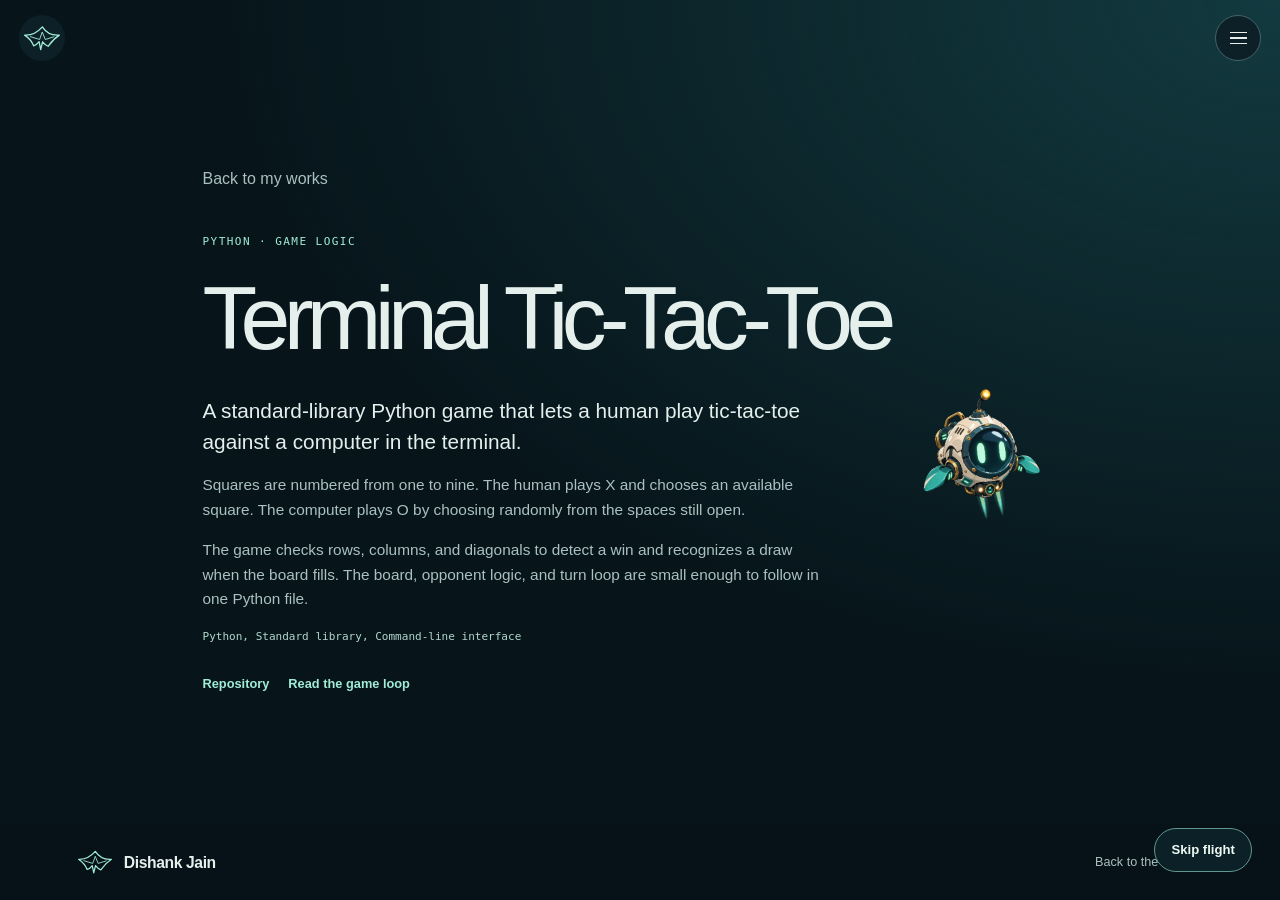
<file: docs/projects/terminal-tic-tac-toe/index.html>
<!doctype html>
<html lang="en">
<head>
  <meta charset="utf-8">
  <meta name="viewport" content="width=device-width, initial-scale=1">
  <meta name="theme-color" content="#07151b">
  <title>Terminal Tic-Tac-Toe — Dishank Jain</title>
  <meta name="description" content="A standard-library Python game that lets a human play tic-tac-toe against a computer in the terminal.">
  <link rel="icon" type="image/svg+xml" href="../../static/portfolio/assets/manta-mark.svg">
  <script src="../../static/portfolio/navigation.js"></script>
  <link rel="stylesheet" href="../../static/portfolio/site.css?v=section-5">
  
</head>
<body>
  <a class="skip" href="#main">Skip to content</a>
  <header class="site-header scrolled">
    <div class="header-inner">
      <span class="observatory-mark" aria-hidden="true"><svg viewBox="0 0 46 34" fill="none" aria-hidden="true"><path d="M2 13.5C11 14 18.2 9.5 23.4 3.5C28 10.6 35.8 14.2 44 13.5C37.8 17.5 33.8 22.2 30.4 27C27.7 25.9 25.6 24.1 23.7 21.6L21.4 31L19.5 21.5C17.7 24 15.4 25.7 12.9 26.5C11.3 22.2 6.1 16.3 2 13.5Z" stroke="currentColor" stroke-width="1.55" stroke-linejoin="round"/><path d="m8.4 15.2 11.7 3.6 3.2-9.1 3.7 9.1 10.9-3.4" stroke="currentColor" stroke-width="1.1" stroke-linejoin="round"/></svg>
</span>
      <div class="site-menu">
        <button class="menu-toggle" type="button" popovertarget="site-menu-panel"
                aria-label="Menu" aria-controls="site-menu-panel" aria-expanded="false">
          <span class="menu-glyph" aria-hidden="true"><i></i><i></i><i></i></span>
        </button>
        <div class="menu-sheet" id="site-menu-panel" popover="auto">
          <nav class="main-nav" aria-label="Main navigation">
            <a href="../../#top">Home</a>
            <a href="../../#work">My works</a>
            <a href="../../#about">About</a>
            <a href="../../#experience">Experience</a>
            <a href="../../#skills">Skills</a>
            <a href="../../#contact">Contact</a>
            <a href="https://github.com/Dishank25">GitHub</a>
          </nav>
          <fieldset class="theme-picker" hidden>
            <legend>Theme</legend>
            <label><input type="radio" name="appearance" value="abyss" checked> Abyss</label>
            <label><input type="radio" name="appearance" value="daylight"> Daylight</label>
          </fieldset>
        </div>
      </div>
    </div>
  </header>
  
<main id="main" class="study-page">
  <section class="shell" id="top" aria-labelledby="study-title">
    <a class="study-back" href="../../#work">Back to my works</a>
    <span class="chapter">Python · Game logic</span>
    <h1 id="study-title">Terminal Tic-Tac-Toe</h1>
    
<div class="project-detail">
  <p class="case-lead">A standard-library Python game that lets a human play tic-tac-toe against a computer in the terminal.</p>
  
  <p>Squares are numbered from one to nine. The human plays X and chooses an available square. The computer plays O by choosing randomly from the spaces still open.</p><p>The game checks rows, columns, and diagonals to detect a win and recognizes a draw when the board fills. The board, opponent logic, and turn loop are small enough to follow in one Python file.</p>
  
  <p class="case-tags">Python, Standard library, Command-line interface</p>
  <div class="case-links">
    <a href="https://github.com/Dishank25/python_project">Repository</a><a href="https://github.com/Dishank25/python_project/blob/main/TIC%20TAC%20TOE%20GAME/main.py">Read the game loop</a>
    
  </div>
</div>

  </section>
</main>

  <footer>
    <div class="shell">
      <a class="brand" href="../../#top">
        <svg viewBox="0 0 46 34" fill="none" aria-hidden="true"><path d="M2 13.5C11 14 18.2 9.5 23.4 3.5C28 10.6 35.8 14.2 44 13.5C37.8 17.5 33.8 22.2 30.4 27C27.7 25.9 25.6 24.1 23.7 21.6L21.4 31L19.5 21.5C17.7 24 15.4 25.7 12.9 26.5C11.3 22.2 6.1 16.3 2 13.5Z" stroke="currentColor" stroke-width="1.55" stroke-linejoin="round"/><path d="m8.4 15.2 11.7 3.6 3.2-9.1 3.7 9.1 10.9-3.4" stroke="currentColor" stroke-width="1.1" stroke-linejoin="round"/></svg>
<span>Dishank Jain</span>
      </a>
      <a class="return" href="#top">Back to the surface</a>
    </div>
  </footer>
  
<link rel="stylesheet" href="../../static/portfolio/assistant.css?v=abby-4">
<div class="guide-dock" data-guide data-state="docked" data-home="../../" data-project="terminal-tic-tac-toe" hidden>
  <button type="button" class="guide-launch" aria-haspopup="dialog" aria-controls="guide-panel" aria-expanded="false" aria-label="Chat with Abby, Dishank’s robo assistant">
    <img class="guide-bot" src="../../static/portfolio/assets/observatory-guide.webp" alt="" width="58" height="58">
    <span class="guide-launch-text" aria-hidden="true">Ask Abby</span>
  </button>
  <section class="guide-panel" id="guide-panel" role="dialog" aria-labelledby="guide-title" hidden>
    <header class="guide-head">
      <img class="guide-emblem" src="../../static/portfolio/assets/observatory-guide.webp" alt="" width="48" height="48">
      <div><h2 id="guide-title">Abby</h2><p>Dishank’s robo assistant</p></div>
      <button class="guide-close" type="button" aria-label="Close chat with Abby"><svg viewBox="0 0 20 20" fill="none" aria-hidden="true"><path d="m5 5 10 10M15 5 5 15" stroke="currentColor" stroke-width="1.6" stroke-linecap="round"/></svg></button>
    </header>
    <div class="guide-scroll" tabindex="0" role="region" aria-label="Conversation">
      <p class="guide-welcome">I can walk you through Terminal Tic-Tac-Toe or help you explore Dishank’s other work.</p>
      <div class="guide-log" role="log" aria-label="Messages" aria-live="polite" aria-relevant="additions"></div>
      <div class="guide-suggestions" role="group" aria-label="Suggested questions">
        <button type="button">How does this project work?</button><button type="button">What tools did it use?</button>
        
      </div>
    </div>
    <form class="guide-compose">
      <label class="guide-sr" for="guide-input">Your question about Dishank</label>
      <input id="guide-input" name="question" type="text" placeholder="Ask about Dishank…" maxlength="650" autocomplete="off" enterkeyhint="send" required>
      <button class="guide-send" type="submit" aria-label="Send question">Send</button>
    </form>
  </section>
</div>

<script defer src="../../static/portfolio/concierge-engine.js?v=abby-4"></script>
<script defer src="../../static/portfolio/chat-ui.js?v=abby-4"></script>

</body>
</html>
</file>
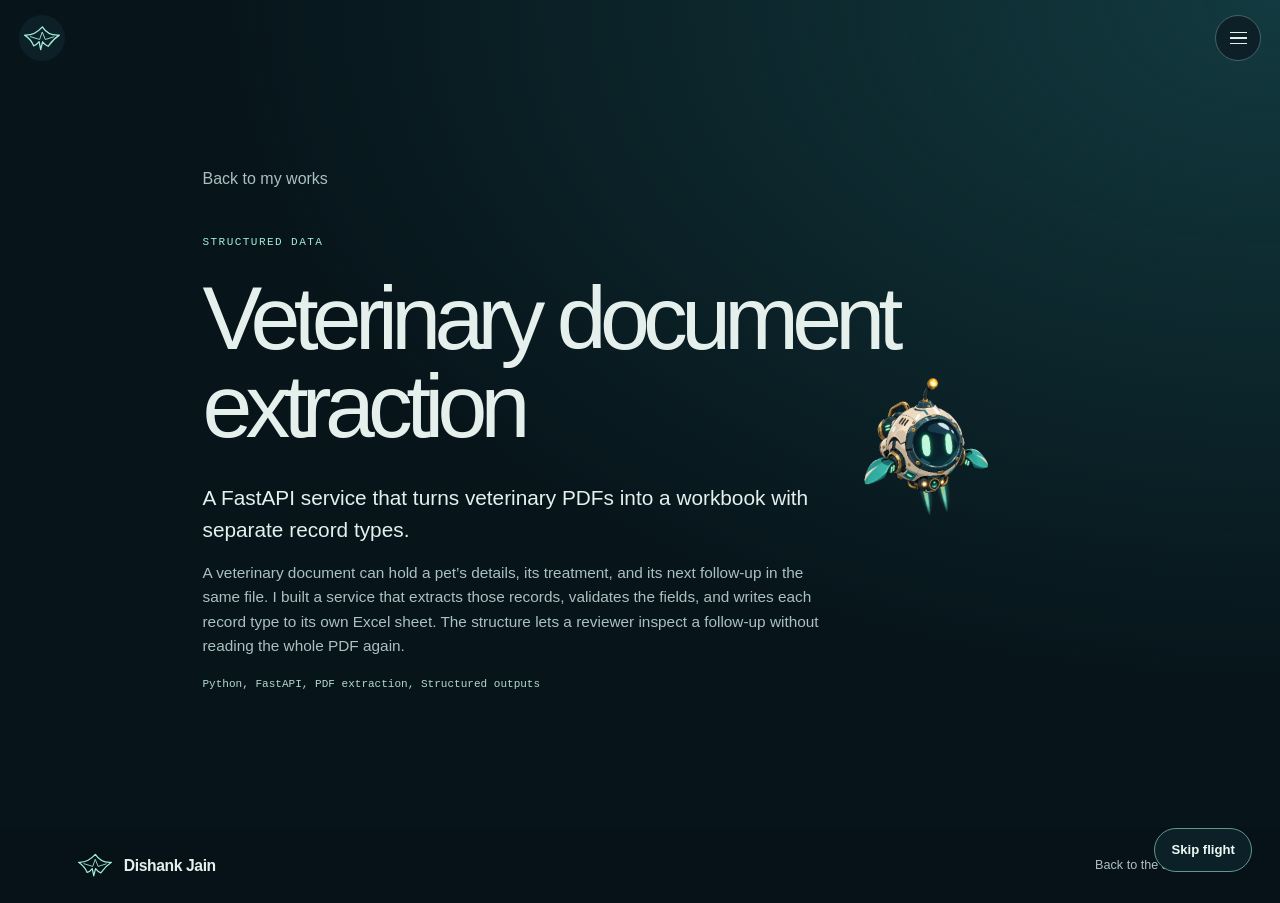
<file: docs/projects/veterinary-records/index.html>
<!doctype html>
<html lang="en">
<head>
  <meta charset="utf-8">
  <meta name="viewport" content="width=device-width, initial-scale=1">
  <meta name="theme-color" content="#07151b">
  <title>Veterinary document extraction — Dishank Jain</title>
  <meta name="description" content="A FastAPI service that turns veterinary PDFs into a workbook with separate record types.">
  <link rel="icon" type="image/svg+xml" href="../../static/portfolio/assets/manta-mark.svg">
  <script src="../../static/portfolio/navigation.js"></script>
  <link rel="stylesheet" href="../../static/portfolio/site.css?v=section-5">
  
</head>
<body>
  <a class="skip" href="#main">Skip to content</a>
  <header class="site-header scrolled">
    <div class="header-inner">
      <span class="observatory-mark" aria-hidden="true"><svg viewBox="0 0 46 34" fill="none" aria-hidden="true"><path d="M2 13.5C11 14 18.2 9.5 23.4 3.5C28 10.6 35.8 14.2 44 13.5C37.8 17.5 33.8 22.2 30.4 27C27.7 25.9 25.6 24.1 23.7 21.6L21.4 31L19.5 21.5C17.7 24 15.4 25.7 12.9 26.5C11.3 22.2 6.1 16.3 2 13.5Z" stroke="currentColor" stroke-width="1.55" stroke-linejoin="round"/><path d="m8.4 15.2 11.7 3.6 3.2-9.1 3.7 9.1 10.9-3.4" stroke="currentColor" stroke-width="1.1" stroke-linejoin="round"/></svg>
</span>
      <div class="site-menu">
        <button class="menu-toggle" type="button" popovertarget="site-menu-panel"
                aria-label="Menu" aria-controls="site-menu-panel" aria-expanded="false">
          <span class="menu-glyph" aria-hidden="true"><i></i><i></i><i></i></span>
        </button>
        <div class="menu-sheet" id="site-menu-panel" popover="auto">
          <nav class="main-nav" aria-label="Main navigation">
            <a href="../../#top">Home</a>
            <a href="../../#work">My works</a>
            <a href="../../#about">About</a>
            <a href="../../#experience">Experience</a>
            <a href="../../#skills">Skills</a>
            <a href="../../#contact">Contact</a>
            <a href="https://github.com/Dishank25">GitHub</a>
          </nav>
          <fieldset class="theme-picker" hidden>
            <legend>Theme</legend>
            <label><input type="radio" name="appearance" value="abyss" checked> Abyss</label>
            <label><input type="radio" name="appearance" value="daylight"> Daylight</label>
          </fieldset>
        </div>
      </div>
    </div>
  </header>
  
<main id="main" class="study-page">
  <section class="shell" id="top" aria-labelledby="study-title">
    <a class="study-back" href="../../#work">Back to my works</a>
    <span class="chapter">Structured data</span>
    <h1 id="study-title">Veterinary document extraction</h1>
    
<div class="project-detail">
  <p class="case-lead">A FastAPI service that turns veterinary PDFs into a workbook with separate record types.</p>
  
  <p>A veterinary document can hold a pet’s details, its treatment, and its next follow-up in the same file. I built a service that extracts those records, validates the fields, and writes each record type to its own Excel sheet. The structure lets a reviewer inspect a follow-up without reading the whole PDF again.</p>
  
  <p class="case-tags">Python, FastAPI, PDF extraction, Structured outputs</p>
  
</div>

  </section>
</main>

  <footer>
    <div class="shell">
      <a class="brand" href="../../#top">
        <svg viewBox="0 0 46 34" fill="none" aria-hidden="true"><path d="M2 13.5C11 14 18.2 9.5 23.4 3.5C28 10.6 35.8 14.2 44 13.5C37.8 17.5 33.8 22.2 30.4 27C27.7 25.9 25.6 24.1 23.7 21.6L21.4 31L19.5 21.5C17.7 24 15.4 25.7 12.9 26.5C11.3 22.2 6.1 16.3 2 13.5Z" stroke="currentColor" stroke-width="1.55" stroke-linejoin="round"/><path d="m8.4 15.2 11.7 3.6 3.2-9.1 3.7 9.1 10.9-3.4" stroke="currentColor" stroke-width="1.1" stroke-linejoin="round"/></svg>
<span>Dishank Jain</span>
      </a>
      <a class="return" href="#top">Back to the surface</a>
    </div>
  </footer>
  
<link rel="stylesheet" href="../../static/portfolio/assistant.css?v=abby-4">
<div class="guide-dock" data-guide data-state="docked" data-home="../../" data-project="veterinary-records" hidden>
  <button type="button" class="guide-launch" aria-haspopup="dialog" aria-controls="guide-panel" aria-expanded="false" aria-label="Chat with Abby, Dishank’s robo assistant">
    <img class="guide-bot" src="../../static/portfolio/assets/observatory-guide.webp" alt="" width="58" height="58">
    <span class="guide-launch-text" aria-hidden="true">Ask Abby</span>
  </button>
  <section class="guide-panel" id="guide-panel" role="dialog" aria-labelledby="guide-title" hidden>
    <header class="guide-head">
      <img class="guide-emblem" src="../../static/portfolio/assets/observatory-guide.webp" alt="" width="48" height="48">
      <div><h2 id="guide-title">Abby</h2><p>Dishank’s robo assistant</p></div>
      <button class="guide-close" type="button" aria-label="Close chat with Abby"><svg viewBox="0 0 20 20" fill="none" aria-hidden="true"><path d="m5 5 10 10M15 5 5 15" stroke="currentColor" stroke-width="1.6" stroke-linecap="round"/></svg></button>
    </header>
    <div class="guide-scroll" tabindex="0" role="region" aria-label="Conversation">
      <p class="guide-welcome">I can walk you through Veterinary document extraction or help you explore Dishank’s other work.</p>
      <div class="guide-log" role="log" aria-label="Messages" aria-live="polite" aria-relevant="additions"></div>
      <div class="guide-suggestions" role="group" aria-label="Suggested questions">
        <button type="button">How does this project work?</button><button type="button">What tools did it use?</button>
        
      </div>
    </div>
    <form class="guide-compose">
      <label class="guide-sr" for="guide-input">Your question about Dishank</label>
      <input id="guide-input" name="question" type="text" placeholder="Ask about Dishank…" maxlength="650" autocomplete="off" enterkeyhint="send" required>
      <button class="guide-send" type="submit" aria-label="Send question">Send</button>
    </form>
  </section>
</div>

<script defer src="../../static/portfolio/concierge-engine.js?v=abby-4"></script>
<script defer src="../../static/portfolio/chat-ui.js?v=abby-4"></script>

</body>
</html>
</file>
<file: docs/static/portfolio/site.css>
:root {
  color-scheme: dark;
  --ink: #07151b;
  --ink-dark: #061218;
  --ink-raised: #0d2027;
  --text: #e5f0ed;
  --muted: #abc0c0;
  --mint: #a1ecd7;
  --rule: #294047;
  --display: "Instrument Sans", "Inter", "Helvetica Neue", Arial, sans-serif;
  --serif: "Instrument Serif", "Baskerville", "Times New Roman", serif;
  --mono: "IBM Plex Mono", ui-monospace, "SFMono-Regular", Consolas, monospace;
  --header-height: 76px;
  --header-gutter: max(6vw, calc((100vw - 1432px) / 2));
  --section-columns: minmax(0,.82fr) minmax(0,1.18fr);
  --section-gap: clamp(44px,7vw,110px);
  --section-pin-top: calc(var(--header-height) + 40px);
  --menu-border: #466269;
  --menu-shadow: rgba(0,8,12,.38);
}
* { box-sizing: border-box; }
html { scroll-behavior: smooth; scroll-padding-top: calc(var(--header-height) + 18px); }
body { margin: 0; background: var(--ink-dark); color: var(--text); font: 400 16px/1.6 var(--display); -webkit-font-smoothing: antialiased; }
body, h1, h2, h3, p, figure { margin: 0; }
a { color: inherit; text-decoration: none; }
a:hover { color: var(--mint); }
button, input { font: inherit; }
button { color: inherit; cursor: pointer; }
[hidden] { display: none !important; }
a:focus-visible, button:focus-visible, input:focus-visible { outline: 2px solid var(--mint); outline-offset: 5px; }
::selection { color: #092127; background: #a7e9da; }
.shell, .header-inner { width: min(88%, 1432px); margin-left: auto; margin-right: auto; }
.skip { position: fixed; z-index: 30; top: 7px; left: 8px; padding: 8px 15px; background: var(--mint); color: var(--ink); transform: translateY(-170%); }
.skip:focus { transform: none; color: var(--ink); }

.site-header { position: fixed; top: 0; left: 0; right: 0; z-index: 20; pointer-events: none; }
/* Older static pages can paint before their navigation script upgrades the markup. */
.site-header .brand > span, .hero-base, .hero-role > span:empty,
.main-nav a > span[aria-hidden], .action > span[aria-hidden], .project-action > span[aria-hidden],
.contact-links a > span[aria-hidden], .return > span[aria-hidden] { display: none; }
.header-inner { height: var(--header-height); display: flex; justify-content: space-between; align-items: center; gap: 18px; }
.observatory-mark { display: grid; place-items: center; width: 46px; height: 46px; color: #c8f4e3; }
.observatory-mark svg { display: block; width: 38px; height: 30px; filter: drop-shadow(0 1px 2px #05282c); }
.site-header.scrolled .observatory-mark { border-radius: 50%; background: var(--ink-raised); color: var(--mint); }
.site-header.scrolled .observatory-mark svg { filter: none; }
.brand, .return { display: inline-flex; align-items: center; }
.brand { width: fit-content; gap: 11px; font-size: .98rem; font-weight: 650; letter-spacing: -.025em; }
.brand svg { width: 36px; height: 28px; color: var(--mint); }
.site-menu { display: flex; align-items: center; pointer-events: auto; }
.menu-toggle { display: grid; place-items: center; width: 46px; height: 46px; border: 1px solid var(--menu-border); border-radius: 50%; background: var(--ink-raised); color: var(--text); }
.menu-toggle:hover, .menu-toggle[aria-expanded="true"] { border-color: var(--mint); color: var(--mint); }
.menu-glyph { display: grid; gap: 4px; }
.menu-glyph i { display: block; width: 17px; height: 1.5px; background: currentColor; transition: transform .2s, opacity .2s; }
.menu-toggle[aria-expanded="true"] i:first-child { transform: translateY(5.5px) rotate(45deg); }
.menu-toggle[aria-expanded="true"] i:nth-child(2) { opacity: 0; }
.menu-toggle[aria-expanded="true"] i:last-child { transform: translateY(-5.5px) rotate(-45deg); }
.menu-sheet { position: fixed; top: calc(var(--header-height) - 2px); right: var(--header-gutter); bottom: auto; left: auto; z-index: 21; margin: 0; width: min(21rem, calc(100% - 2 * var(--header-gutter))); max-height: calc(100vh - var(--header-height) - 16px); max-height: calc(100dvh - var(--header-height) - 16px); overflow-y: auto; overscroll-behavior: contain; padding: 12px 18px 18px; border: 1px solid var(--menu-border); border-radius: 16px; box-shadow: 0 18px 52px var(--menu-shadow); background: var(--ink-raised); color: var(--text); }
.main-nav { display: grid; grid-template-columns: 1fr 1fr; gap: 3px 4px; }
.main-nav a { min-height: 44px; display: flex; align-items: center; gap: 6px; padding: 8px 10px; border-radius: 6px; font-size: .95rem; }
.main-nav a:hover, .main-nav a[aria-current="location"] { background: var(--ink); color: var(--mint); }
.theme-picker { position: relative; display: flex; gap: 6px; margin: 13px 0 0; padding: 27px 0 0; border: 0; }
.theme-picker legend { position: absolute; top: 8px; left: 0; padding: 0; font: .69rem/1.1 var(--mono); color: var(--muted); }
.theme-picker label { display: inline-flex; flex: 1; align-items: center; gap: 9px; min-height: 44px; padding: 7px 10px; border: 1px solid var(--menu-border); border-radius: 7px; font-size: .86rem; cursor: pointer; }
.theme-picker label:has(:checked) { color: var(--mint); border-color: var(--mint); }
.theme-picker input { accent-color: var(--mint); margin: 0; }

.descent { position: relative; height: 126vh; height: 126svh; min-height: 655px; background: var(--ink); }
.hero { --descent: 0; position: sticky; top: 0; width: 100%; height: 100vh; height: 100svh; min-height: 520px; max-height: 1150px; overflow: hidden; isolation: isolate; background: #061b25; }
.hero-art, .hero-shade, .sunshaft, .particles, .depth-shade { position: absolute; top: 0; right: 0; bottom: 0; left: 0; pointer-events: none; }
.hero-art { z-index: -4; }
.hero-art img { display: block; width: 100%; height: 100%; object-fit: cover; object-position: 80% 50%; }
.hero-shade { z-index: -3; background: linear-gradient(90deg,rgba(3,15,22,.80) 0,rgba(3,16,22,.54) 23%,rgba(3,16,22,.14) 53%,transparent 75%), linear-gradient(0deg,rgba(5,18,24,.94),rgba(5,18,24,.10) 24%,transparent 49%); }
.sunshaft { z-index: -2; opacity: calc(.65 - var(--descent) * .4); transform: translateX(calc(var(--descent) * 7%)); background: linear-gradient(113deg,transparent 41%,rgba(142,229,207,.045) 46%,transparent 49%,rgba(147,244,222,.04) 53%,transparent 59%); }
.depth-shade { z-index: 1; background: linear-gradient(0deg,#07151b,rgba(4,20,28,.63) 65%,rgba(2,22,31,.45)); opacity: calc(var(--descent) * .78); }
.particles { z-index: -1; overflow: hidden; }
.particle { position: absolute; width: var(--size); height: var(--size); bottom: -12px; left: var(--left); border-radius: 50%; background: #bbf8e8; box-shadow: 0 0 5px rgba(156,238,217,.6); animation: drift var(--duration) linear var(--delay) infinite; }
@keyframes drift { 0% { transform: translate3d(0,0,0); opacity: 0; } 9% { opacity: var(--alpha); } 78% { opacity: var(--alpha); } 100% { opacity: 0; transform: translate3d(var(--drift),-106vh,0); } }
.hero-inner { height: 100%; display: flex; align-items: center; padding-block: calc(var(--header-height) + 42px) 8vh; }
.hero-copy { position: relative; z-index: 2; width: min(53%, 790px); transform: translateY(calc(var(--descent) * -34px)); }
.hero-role, .chapter, .project-label, .case-tags, .when, .gate-prompt span, .gate-value { font-family: var(--mono); }
.hero-role, .chapter, .project-label { font-size: .69rem; font-weight: 500; line-height: 1.3; letter-spacing: .13em; text-transform: uppercase; }
.hero-role { color: #d2ece4; }
h1, h2 { font-weight: 480; letter-spacing: -.075em; line-height: .94; }
h1 em, h2 em { font-family: var(--serif); font-style: italic; font-weight: 400; letter-spacing: -.066em; }
h1 { margin: 24px 0 22px; font-size: clamp(6.1rem, 10.4vw, 12rem); line-height: .78; }
h1 em { display: block; margin-top: .09em; color: var(--mint); }
.hero-intro { max-width: 365px; font-size: clamp(1.08rem,1.65vw,1.53rem); line-height: 1.43; letter-spacing: -.025em; text-wrap: pretty; }
.action { display: inline-flex; align-items: center; justify-content: center; min-height: 44px; border: 1px solid rgba(178,246,223,.75); border-radius: 100px; padding: 11px 19px; margin-top: 25px; line-height: 1.15; font-size: .88rem; color: #ddfff1; background: rgba(8,34,38,.42); transition: background .2s, color .2s; }
.action:hover { background: var(--mint); color: #0a2427; }

.work-area { background: var(--ink); position: relative; }
.work, .about-grid, .experience, .skills-grid { display: grid; grid-template-columns: var(--section-columns); gap: var(--section-gap); }
.work { padding-block: clamp(83px,10vw,160px); }
.work-intro, .experience .section-head { align-self: start; position: sticky; top: var(--section-pin-top); }
.chapter { color: var(--mint); }
h2 { margin: 0; font-size: clamp(3.7rem, 7vw, 7.5rem); }
h2 em { color: var(--mint); }
.work h2 em { display: block; }
.work-intro > p, .contact p { margin-top: 23px; max-width: 34em; color: var(--muted); line-height: 1.65; }
.room { position: relative; overflow: hidden; margin-top: 34px; aspect-ratio: 2.15; background: #0a212b; }
.room img { width: 100%; height: 100%; display: block; object-fit: cover; object-position: 52% 50%; transform: scale(1.045) translateY(var(--room-y,0px)); }
.projects { min-width: 0; padding-top: 6px; }
.project { scroll-margin-top: 9px; }
.project-label { color: #9eb9b8; font-size: .60rem; letter-spacing: .12em; }
.project-title { font-weight: 500; font-size: clamp(1.35rem, 2.6vw, 2.55rem); letter-spacing: -.055em; line-height: 1.07; text-wrap: balance; }
.project-link { display: grid; grid-template-columns:minmax(0, 1fr) auto; column-gap: 14px; row-gap: 8px; padding: 24px 0; }
.project-link .project-label { grid-column: 1 / -1; }
.project-link .project-title { grid-column: 1; }
.project-intro { grid-column: 1 / -1; max-width: 59ch; color: var(--muted); font-size: .92rem; line-height: 1.45; }
.project-action { grid-column: 2; grid-row: 2; align-self:center; font-size:.82rem; font-weight: 600; color:var(--mint); white-space: nowrap; }
.project-detail { padding: 0 0 28px; max-width: 700px; }
.project-detail p { color: var(--muted); font-size:.96rem; margin: 12px 0 0; }
.project-detail .case-lead { margin: 0 0 16px; color: var(--text); font-size: 1.09rem; line-height: 1.5; }
.case-diagram { width: 100%; height: auto;  display: block; margin: 15px 0; }
.project-detail .case-tags { font-size: .69rem; color: #b3d8ce; margin-top: 21px; line-height: 1.7; }
.case-links, .contact-links { display: flex; flex-wrap: wrap; gap: 10px 19px; align-items: center; }
.case-links { margin-top: 11px; }
.case-links a, .contact-links a { display: inline-flex; align-items: center; min-height: 44px; font-weight: 600; color: var(--mint); }
.case-links a { font-size: .8rem; }
.case-links a:hover, .contact-links a:hover, .study-back:hover, .return:hover, .project-link:hover .project-action { text-decoration: underline; text-underline-offset: .18em; }
.gate-interaction { background: #10262b; margin-top: 21px; padding: 17px 21px; }
.gate-prompt, .gate-value { display:flex; align-items:baseline; justify-content:space-between; gap:12px; }
.gate-prompt label { font-weight: 600; }
.gate-prompt span, .gate-value { font-size: .70rem; color: var(--muted); }
.gate-interaction p { font-size: .85rem; }
.gate-value { margin-top: 16px; }
.gate-interaction input { display: block; width: 100%; margin: 8px 0; accent-color: var(--mint); }
#gate-result { color: var(--mint); font-size: .83rem; }
.band { padding-block: clamp(75px, 8.9vw, 150px); }
.about, .skills { background: var(--ink-raised); }
.about h2 em, .skills h2 em { display: block; }
.about-body { max-width: 690px; }
.about-body p:first-child { color: var(--text); font-size: clamp(1.28rem,2.1vw,2rem); line-height: 1.45; letter-spacing: -.027em; }
.about-body p + p { margin-top: 22px; color: var(--muted); }
.experience { background: var(--ink-dark); }
.experience h2 { font-size: clamp(3rem,5.8vw,6rem); }
.positions { min-width: 0; }
.position { display:grid; grid-template-columns: minmax(84px,.32fr) 1fr; gap: clamp(15px,2.6vw,45px); padding-block: 23px 26px; }
.when { color: #a7cdc4; font-size:.71rem; padding-top: 5px; line-height: 1.65; }
.position h3, .skill-list h3, .education h3 { font-size: clamp(1.15rem,1.65vw,1.6rem); line-height: 1.25; font-weight: 540; letter-spacing: -.035em; }
.company { margin-top: 5px; color: #bddbd2; font-size: .89rem; }
.position p, .skill-list p { color: var(--muted); margin-top: 10px; line-height: 1.65; font-size: .95rem; }
.education { padding-top:25px; }
.education ul { list-style: none; padding:0; margin:17px 0 0; }
.education li { display:grid; grid-template-columns:minmax(84px,.32fr) 1fr; gap:clamp(15px,2.6vw,45px); margin-top:13px; font-size:.88rem; }
.education li > span { font: .70rem/1.65 var(--mono); color:#a7cdc4; }
.education li > div { grid-column: -2 / -1; }
.education small { display: block; color: var(--muted); font-size: .82rem; margin-top: 2px; }
.skill-list { display: grid; grid-template-columns: 1fr 1fr; gap: 31px 34px; }
.skill-list h3 { font-size:1.24rem; }
.contact { position:relative; background: #06161d; overflow:hidden; isolation:isolate; }
.contact-cover { position:absolute; top:0; right:0; bottom:0; left:0; z-index:-1; background:linear-gradient(90deg,#07151b 8%,rgba(5,18,24,.88) 38%,rgba(5,18,24,.42) 100%),linear-gradient(0deg,#06141a,transparent 75%),url('assets/signal-room.webp') center 40%/cover; }
.contact-inner { padding-block: clamp(95px,11vw,190px); }
.contact h2 { font-size: clamp(4.35rem, 9vw, 9rem); }
.contact p { max-width: 480px; color: #c2d2d0; }
.contact-links { margin-top: 22px; gap: 25px; font-size: 1rem; }
footer { background: #061218; }
footer .shell { display:flex; justify-content: space-between; gap:20px; align-items:center; padding-block: 24px; }
.return { gap:9px; color: var(--muted); font-size: .79rem; }
@media (min-width: 1001px) {
  .site-header { --control-gutter: max(8px, calc(var(--header-gutter) - 58px)); }
  .header-inner { width: auto; margin-inline: var(--control-gutter); }
  .menu-sheet { right: var(--control-gutter); }
}
@media (min-width: 741px) and (max-height: 700px) {
  :root { --section-pin-top: calc(var(--header-height) + 16px); }
}
@media (min-width: 901px) and (max-height: 700px) {
  .hero-inner { padding-block: 80px 65px; }
  h1 { font-size:clamp(5.6rem,8.4vw,9rem); margin-block:15px; }
  .hero-intro { font-size:1.18rem; }
  .action { margin-top:15px; }
}
@media (max-width: 1000px) {
  :root { --section-gap: 5vw; }
  .position, .education li { grid-template-columns:1fr; gap:5px; }
  .skill-list{ column-gap:21px; }
}
@media (max-width: 740px) {
  :root { --header-height: 70px; }
  .shell, .header-inner { width: 89%; }
  :root { --header-gutter: 5.5vw; }
  .brand { gap:7px; font-size:.94rem; }
  .brand svg { width:31px; }
  .descent { height:112svh; min-height:650px; }
  .hero { min-height:600px; }
  .hero-art img { object-position:92% 50%; }
  .hero-shade { background:linear-gradient(0deg,#07151b 2%,rgba(7,21,27,.86) 19%,rgba(7,21,27,.18) 48%,transparent 73%),linear-gradient(90deg,rgba(3,15,22,.32),transparent 65%); }
  .hero-inner { align-items:flex-end; padding-block:85px 97px; }
  .hero-copy { width:100%; }
  h1 { font-size:clamp(5.5rem,13vw,7.8rem); margin:18px 0 16px; }
  h1 em { display:inline; }
  .hero-intro { max-width:335px; font-size:1.1rem; }
  .action { margin-top:17px; }
  .work, .about-grid, .experience, .skills-grid { grid-template-columns:1fr; gap:32px; }
  .work-intro, .experience .section-head { position: static; }
  .work h2 em, .about h2 em, .skills h2 em { display:inline; }
  .work-intro > p { margin-top:15px; }
  .room { margin-top:22px; aspect-ratio:2.5; }
  .skill-list { gap:27px; }
  .experience h2 { font-size:clamp(3.7rem,9.8vw,6rem); }
  .position, .education li { grid-template-columns: minmax(90px,.32fr) 1fr; gap:16px; }
  .contact-cover { background-position:65% center; }
}
@media (max-width: 500px) {
  :root { --header-height: 64px; }
  .brand { min-height:26px; }
  .hero-art { bottom:18%; }
  .hero-art img { object-position:95% center; }
  .hero-inner { padding-bottom:90px; }
  .hero-shade { background:linear-gradient(0deg,#07151b 0%,#07151b 18%,rgba(7,21,27,.91) 30%,rgba(7,21,27,.53) 46%,transparent 67%),linear-gradient(180deg,rgba(4,14,20,.56) 0,transparent 22%); }
  .hero-role { font-size:.64rem; }
  h1 { font-size:clamp(4.25rem,15.7vw,5.6rem); }
  .hero-intro { font-size:1.05rem; max-width:290px; }
  .chapter { font-size:.61rem; }
  .work { padding-block:67px; }
  .band { padding-block:61px; }
  h2 { font-size:clamp(3.3rem,12vw,4.6rem); }
  .work, .about-grid, .experience, .skills-grid { gap:27px; }
  .position, .education li, .skill-list { grid-template-columns:1fr; }
  .position, .education li { gap:6px; }
  .position { padding-block:18px 24px; }
  .education li + li { margin-top:18px; }
  .project-link { grid-template-columns:1fr; padding-block:20px; }
  .project-action { grid-column:1; grid-row:auto; }
  .project-title { font-size:1.6rem; }
  .project-detail .case-lead { font-size:1rem; }
  .project-detail p, .position p { font-size:.92rem; }
  .case-links { gap:7px 12px; }
  .gate-interaction { padding-inline:13px; }
  .gate-prompt { flex-wrap:wrap; gap:3px 9px; }
  .contact-inner { padding-block:85px; }
  footer .brand { font-size:.8rem; }
  .return { font-size:.70rem; }
}
@media (prefers-reduced-motion: reduce) {
  html { scroll-behavior: auto; }
  .menu-glyph i, .action { transition: none; }
  .hero-copy, .sunshaft, .room img { transform: none !important; }
  .particles, .depth-shade { display: none; }
  .particle { animation: none; }
}
@media print {
  :root { color-scheme:light; }
  body, main, .about, .skills, .contact, .work-area, .experience, footer { background:white; color:black; }
  .site-header, .hero-art, .hero-shade, .sunshaft, .particles, .depth-shade, .room, footer, .gate-interaction { display:none !important; }
  .shell { width:100%; }
  .hero, .descent { height:auto; min-height:0; background:white; position:static; }
  .hero-inner, .band, .work, .contact-inner { padding:20px 0; }
  .hero-copy { width:100%; }
  .work, .about-grid, .experience, .skills-grid { display:block; }
  .work-intro, .experience .section-head { position: static; }
  body p, .hero-role, .chapter, h1 em, h2 em, .project-detail p, .company, .when { color:#24413b !important; }
  h1,h2 { font-size:36pt; }
}

.study-page {
  min-height: 80vh;
  padding: calc(var(--header-height) + clamp(48px, 7vw, 90px)) 0 clamp(48px, 7vw, 90px);
  background: radial-gradient(ellipse at top right, #123a3f, transparent 58%), var(--ink);
}
.study-page .shell { max-width: 875px; }
.study-back { display: block; width: fit-content; margin: 0 0 36px; color: var(--muted); }
.study-page h1 { font-size: clamp(3.25rem, 7vw, 6.5rem); line-height: .98; margin-block: 22px 32px; }
.study-page .project-detail { max-width: 70ch; }
.study-page .case-lead { font-size: 1.3rem; }
.study-page .project-detail p { margin-block: 1rem; }

@media screen {
  :root[data-theme="daylight"] {
    color-scheme: light;
    --ink: #ecf5f0;
    --ink-dark: #f8faf3;
    --ink-raised: #fffdf4;
    --text: #133532;
    --muted: #385954;
    --mint: #066358;
    --rule: #b2c9c0;
    --menu-border: #8daea2;
    --menu-shadow: rgba(20,55,46,.19);
  }
  [data-theme="daylight"] .hero-shade { background: linear-gradient(90deg,#eff6e9 0%,rgba(232,246,235,.96) 23%,rgba(224,244,232,.84) 35%,rgba(218,244,231,.28) 57%,transparent 74%),linear-gradient(0deg,rgba(12,48,45,.85),transparent 17%); }
  [data-theme="daylight"] .hero-role { color: #17564c; }
  [data-theme="daylight"] .observatory-mark { color: var(--mint); }
  [data-theme="daylight"] .observatory-mark svg { filter: none; }
  [data-theme="daylight"] .action { background: #12594d; border-color: #12594d; color: #fffef3; }
  [data-theme="daylight"] .action:hover { background: #0b453c; }
  [data-theme="daylight"] .project-label, [data-theme="daylight"] .case-tags,
  [data-theme="daylight"] .when, [data-theme="daylight"] .company, [data-theme="daylight"] .education li > span { color: #286059; }
  [data-theme="daylight"] .study-page { background: radial-gradient(ellipse at top right,#d2ece1,transparent 55%),var(--ink); }
  [data-theme="daylight"] .gate-interaction { background: #d5e9de; }
  [data-theme="daylight"] .contact, [data-theme="daylight"] footer { background: var(--ink-dark); }
  [data-theme="daylight"] .contact-cover { background-image: linear-gradient(90deg,#ecf5ea 14%,rgba(236,245,234,.96) 38%,rgba(217,239,228,.88) 55%,rgba(205,237,221,.20) 100%),url('assets/signal-room.webp'); }
  [data-theme="daylight"] .contact p { color: var(--muted); }
  [data-theme="daylight"] .depth-shade { background: linear-gradient(0deg,#ecf5f0,rgba(222,238,227,.63) 65%,rgba(218,238,224,.38)); }
}
@media screen and (max-width: 740px) {
  [data-theme="daylight"] .hero-shade { background: linear-gradient(0deg,#ecf5f0 4%,rgba(236,245,240,.98) 20%,rgba(229,244,233,.89) 37%,rgba(218,243,228,.40) 51%,transparent 72%); }
  [data-theme="daylight"] .site-header:not(.scrolled) .observatory-mark { color: #d9f8eb; }
  [data-theme="daylight"] .site-header:not(.scrolled) .observatory-mark svg { filter: drop-shadow(0 1px 2px #05282c); }
  [data-theme="daylight"] .contact-cover { background-image: linear-gradient(95deg,rgba(236,245,234,.97) 10%,rgba(236,245,234,.93) 53%,rgba(219,241,226,.81)),url('assets/signal-room.webp'); }
}
</file>
<file: docs/static/portfolio/assistant.css>
.guide-dock {
  --abby-flight-version: 4;
  --guide-gap: clamp(16px, 2.2vw, 32px);
  --guide-rim: #45656b;
  --abby-size: clamp(140px, 14vw, 172px);
  --abby-pop: #0b2027;
  --abby-pop-rim: #62978d;
  --abby-greeting-text: #edf9f3;
  --guide-shadow: 0 12px 42px rgba(0, 10, 17, .38);
  position: fixed;
  z-index: 21;
  right: max(var(--guide-gap), env(safe-area-inset-right));
  bottom: max(var(--guide-gap), env(safe-area-inset-bottom));
  color: var(--text);
  font: 400 16px/1.5 var(--display);
}
.guide-dock [hidden] { display: none !important; }
.guide-sr {
  position: absolute; width: 1px; height: 1px; overflow: hidden; clip-path: inset(50%); white-space: nowrap;
}
.guide-launch {
  position: absolute; right: 0; bottom: 0;
  display: flex; align-items: center; gap: 4px; padding: 1px 14px 1px 2px;
  border: 1px solid #5a8185; border-radius: 34px;
  color: #e0f7ee; background: linear-gradient(135deg, #12303a, #0a2029);
  box-shadow: var(--guide-shadow);
}
.guide-launch:hover, .guide-launch:focus-visible { border-color: #b5ecdc; }
.guide-bot { display: block; width: 58px; height: 58px; object-fit: contain; animation: guide-drift 4.4s ease-in-out infinite; }
.guide-launch-text { font-size: .79rem; font-weight: 600; white-space: nowrap; }
@keyframes guide-drift { 0%, 100% { transform: translateY(1px) rotate(-2deg); } 50% { transform: translateY(-2px) rotate(2deg); } }
.guide-dock[data-state="chat"], .guide-dock.is-open {
  bottom: calc(max(var(--guide-gap), env(safe-area-inset-bottom)) + var(--guide-keyboard, 0px));
}
.guide-dock[data-state]:not([data-state="docked"]) .guide-launch,
.guide-dock.is-open .guide-launch { visibility: hidden; pointer-events: none; }

/* Flight positions come from the stage and the real launcher, even while it is hidden. */
.guide-stage {
  position: fixed; top: 0; right: 0; bottom: 0; left: 0;
  pointer-events: none;
}
.abby-skip {
  position: absolute; right: max(var(--guide-gap), env(safe-area-inset-right));
  bottom: max(var(--guide-gap), env(safe-area-inset-bottom));
  min-height: 44px; padding: 6px 16px; pointer-events: auto; touch-action: manipulation;
  border: 1px solid var(--abby-pop-rim); border-radius: 24px; cursor: pointer;
  background: var(--abby-pop); color: var(--abby-greeting-text); font: 550 .82rem/1.2 var(--display);
}
.abby-skip:hover { border-color: var(--mint); }
.abby-station {
  position: absolute; left: 50%; top: 43%; width: var(--abby-size);
  transform: translate(-50%, -50%);
}
.abby-craft {
  position: relative; display: block; width: 100%; padding: 0;
  border: 0; border-radius: 50%; background: transparent; color: inherit;
  pointer-events: none; touch-action: manipulation;
}
.guide-dock[data-state="greeting"] .abby-craft,
.guide-dock[data-state="entering"] .abby-flight { pointer-events: auto; cursor: pointer; }
.abby-flight, .abby-hover { position: relative; display: block; width: 100%; }
.abby-flight { transform-origin: 50% 53%; transform-style: preserve-3d; }
.guide-dock[data-state="entering"] .abby-flight,
.guide-dock[data-state="docking"] .abby-flight { will-change: transform; }
.abby-hover { transform-origin: 51% 70%; }
.abby-robot { position: relative; z-index: 1; display: block; width: 100%; height: auto; user-select: none; }
.abby-plume {
  --exhaust-length: 1;
  position: absolute; top: 86.7%; left: 46.2%; z-index: 0;
  width: 4.1%; height: 14.5%; border-radius: 48% 48% 75% 75%;
  transform: translateX(-50%) scaleY(var(--exhaust-length)); transform-origin: 50% 0;
  background: radial-gradient(ellipse at 50% 0, #fff3b0 6%, #f4bd63 22%, #81f5d7 44%, rgba(82, 231, 221, .48) 60%, transparent 74%);
  opacity: .9;
}
.abby-plume::before {
  content: ""; position: absolute; top: 0; bottom: 1%; left: -78%; right: -78%;
  background: radial-gradient(ellipse at center top, rgba(114, 239, 202, .5), transparent 68%);
}
.abby-plume--right { left: 59.5%; }
.guide-dock[data-state="entering"] .abby-plume,
.guide-dock[data-state="docking"] .abby-plume { --exhaust-length: 1.65; animation: abby-thrust .26s ease-in-out infinite alternate; }
.guide-dock[data-state="greeting"] .abby-hover { animation: abby-idle 3.8s ease-in-out infinite; }
.guide-dock[data-state="greeting"] .abby-plume { --exhaust-length: .87; opacity: .8; }
@keyframes abby-idle { 0%, 100% { transform: translateY(0) rotate(0); } 50% { transform: translateY(-4px) rotate(.65deg); } }
@keyframes abby-thrust { to { transform: translateX(-50%) scaleY(1.92); opacity: 1; } }

.abby-greeting {
  position: absolute; top: calc(100% + 11px); left: 50%; width: max-content;
  max-width: min(336px, calc(100vw - 32px)); display: flex; align-items: flex-start;
  border: 1px solid var(--abby-pop-rim); border-radius: 18px;
  background: var(--abby-pop); color: var(--abby-greeting-text);
  box-shadow: var(--guide-shadow); pointer-events: none; opacity: 0; visibility: hidden;
  transform: translate(-50%, 5px);
}
.abby-greeting::before {
  content: ""; position: absolute; left: calc(50% - 5px); top: -5px;
  width: 8px; height: 8px; border: solid var(--abby-pop-rim); border-width: 1px 0 0 1px;
  background: var(--abby-pop); transform: rotate(45deg);
}
.guide-dock[data-state="greeting"] .abby-greeting {
  opacity: 1; visibility: visible; pointer-events: auto;
  transform: translate(-50%, 0); transition: opacity .2s ease-out, transform .2s ease-out;
}
.abby-talk {
  position: relative; flex: 1 1 auto; min-width: 0; min-height: 58px; margin: 0;
  padding: 12px 5px 13px 17px; border: 0; border-radius: 17px 0 0 17px;
  background: transparent; color: inherit; text-align: left;
  font: 500 15px/1.42 var(--display); cursor: pointer; touch-action: manipulation;
}
.abby-talk strong { display: block; color: var(--mint); font-weight: 650; }
.abby-talk:hover strong { text-decoration: underline; text-underline-offset: 3px; }
.abby-greeting .abby-dismiss {
  flex: none; display: grid; place-items: center; width: 40px; height: 40px;
  margin: 4px 3px 0 0; padding: 0; border: 0; border-radius: 50%;
  background: transparent; color: var(--muted); cursor: pointer; touch-action: manipulation;
}
.abby-dismiss:hover { background: var(--ink-raised); color: var(--text); }
.abby-dismiss svg { width: 16px; height: 16px; }
.guide-panel {
  display: flex; flex-direction: column; overflow: hidden;
  width: min(382px, calc(100vw - 2 * var(--guide-gap)));
  max-height: min(570px, calc(100vh - var(--header-height) - 2 * var(--guide-gap)));
  max-height: min(570px, calc(var(--guide-space, 100dvh) - 2 * var(--guide-gap) - 8px));
  border: 1px solid var(--guide-rim); border-radius: 20px;
  background: var(--ink); box-shadow: var(--guide-shadow);
}
.guide-head {
  flex: none; display: grid; grid-template-columns: auto 1fr auto; gap: 10px; align-items: center;
  padding: 11px 12px 12px; border-bottom: 1px solid var(--rule); background: var(--ink-raised);
}
.guide-emblem {
  display: block; width: 48px; height: 48px; padding: 3px; object-fit: contain; border-radius: 50%;
  background: radial-gradient(ellipse at 50% 94%, #285059, #17323c 76%);
}
.guide-head h2 { margin: 0; color: var(--text); font: 600 1.05rem/1.2 var(--display); letter-spacing: -.03em; }
.guide-head p { margin: 3px 0 0; color: var(--muted); font-size: .78rem; line-height: 1.3; }
.guide-close, .guide-send {
  flex: none; display: grid; place-items: center; width: 40px; height: 40px;
  padding: 0; border: none; border-radius: 50%; background: transparent; color: var(--text);
}
.guide-close:hover { color: var(--mint); background: var(--ink); }
.guide-close svg { width: 20px; height: 20px; }
.guide-scroll { min-height: 0; overflow-y: auto; overscroll-behavior: contain; scrollbar-color: var(--rule) transparent; padding: 19px 17px; }
.guide-dock p { overflow-wrap: anywhere; }
.guide-welcome, .guide-message { font-size: .93rem; line-height: 1.53; }
.guide-welcome { color: var(--text); margin: 0; }
.guide-message { margin-top: 16px; }
.guide-message p { margin: 0; white-space: pre-line; }
.guide-question {
  width: fit-content; max-width: 90%; margin-left: auto; padding: 8px 12px;
  color: var(--text); border: 1px solid var(--rule); border-radius: 12px 12px 3px 12px;
  background: var(--ink-raised);
}
.guide-reply { padding-left: 11px; border-left: 2px solid var(--guide-rim); }
.guide-links { display: flex; flex-wrap: wrap; gap: 6px 13px; margin-top: 8px; }
.guide-links a {
  display: inline-flex; align-items: center; gap: 4px; min-height: 28px;
  color: var(--mint); font-size: .79rem; font-weight: 600;
  text-decoration: underline; text-decoration-thickness: 1px; text-underline-offset: 3px;
}
.guide-suggestions { display: flex; flex-wrap: wrap; gap: 6px; margin: 16px 0 0; }
.guide-suggestions:empty { display: none; }
.guide-suggestions button {
  padding: 6px 10px; border: 1px solid var(--guide-rim); border-radius: 12px;
  color: var(--mint); background: transparent; text-align: left; font-size: .78rem; line-height: 1.45;
}
.guide-suggestions button:hover, .guide-suggestions button:focus-visible { background: var(--ink-raised); }
.guide-compose {
  flex: none; display: flex; align-items: center; gap: 6px;
  margin: 0; padding: 8px 9px 8px 16px;
  border-top: 1px solid var(--rule); background: var(--ink-raised);
}
.guide-compose input {
  min-width: 0; width: 100%; height: 36px; margin: 0; padding: 4px;
  border: 0; border-radius: 4px; color: var(--text); background: transparent;
  font: 400 16px/1.25 var(--display);
}
.guide-compose input::placeholder { color: var(--muted); opacity: 1; }
.guide-send { width: auto; min-width: 58px; height: 38px; padding-inline: 13px; border-radius: 12px; color: var(--ink); background: var(--mint); font: 650 .86rem/1 var(--display); }
.guide-send:hover { filter: brightness(1.08); }
.guide-dock button:focus-visible, .guide-dock a:focus-visible, .guide-dock input:focus-visible,
.guide-scroll:focus-visible { outline: 2px solid var(--mint); outline-offset: 2px; }
.guide-scroll:focus-visible { outline-offset: -3px; }
html[data-theme="daylight"] .guide-dock {
  --guide-rim: #71948c; --guide-shadow: 0 10px 38px rgba(16, 49, 47, .19);
  --abby-pop: #f2f8ef; --abby-pop-rim: #638d82; --abby-greeting-text: #173e38;
}
html[data-theme="daylight"] .guide-launch {
  background: linear-gradient(135deg, #234f54, #163a44); border-color: #567b75;
}
@media (max-width: 650px) {
  .guide-dock { --guide-gap: 12px; --abby-size: clamp(119px, 33vw, 142px); right: max(12px, env(safe-area-inset-right)); }
  .guide-launch { padding: 0; border-radius: 50%; }
  .guide-bot { width: 56px; height: 56px; }
  .guide-launch-text { display: none; }
  .guide-panel { border-radius: 16px; width: min(382px, calc(100vw - 24px - env(safe-area-inset-left) - env(safe-area-inset-right))); }
  .guide-head { padding-block: 8px; }
  .guide-close { width: 44px; height: 44px; }
  .guide-send { height: 44px; }
  .abby-greeting .abby-dismiss { width: 44px; height: 44px; margin-top: 2px; }
  .guide-suggestions button { min-height: 38px; }
  .guide-links a { min-height: 35px; }
  footer .shell { padding-bottom: max(76px, calc(env(safe-area-inset-bottom) + 65px)); }
}
@media (max-height: 450px) {
  .guide-dock { --abby-size: clamp(76px, 25vh, 106px); }
  .abby-station { top: 40%; }
  .abby-greeting { top: calc(100% + 6px); }
  .abby-talk { min-height: 48px; padding-block: 8px; }
  .guide-head { padding-block: 3px; }
  .guide-emblem { width: 34px; height: 34px; }
  .guide-scroll { padding-block: 9px; }
  .guide-compose { padding-block: 3px; }
}
@media (prefers-reduced-motion: reduce) {
  .guide-bot, .guide-dock[data-state] .abby-hover, .guide-dock[data-state] .abby-plume { animation: none; }
  .guide-dock[data-state="greeting"] .abby-greeting { transition: none; }
}
@media print { .guide-dock { display: none !important; } }
</file>
